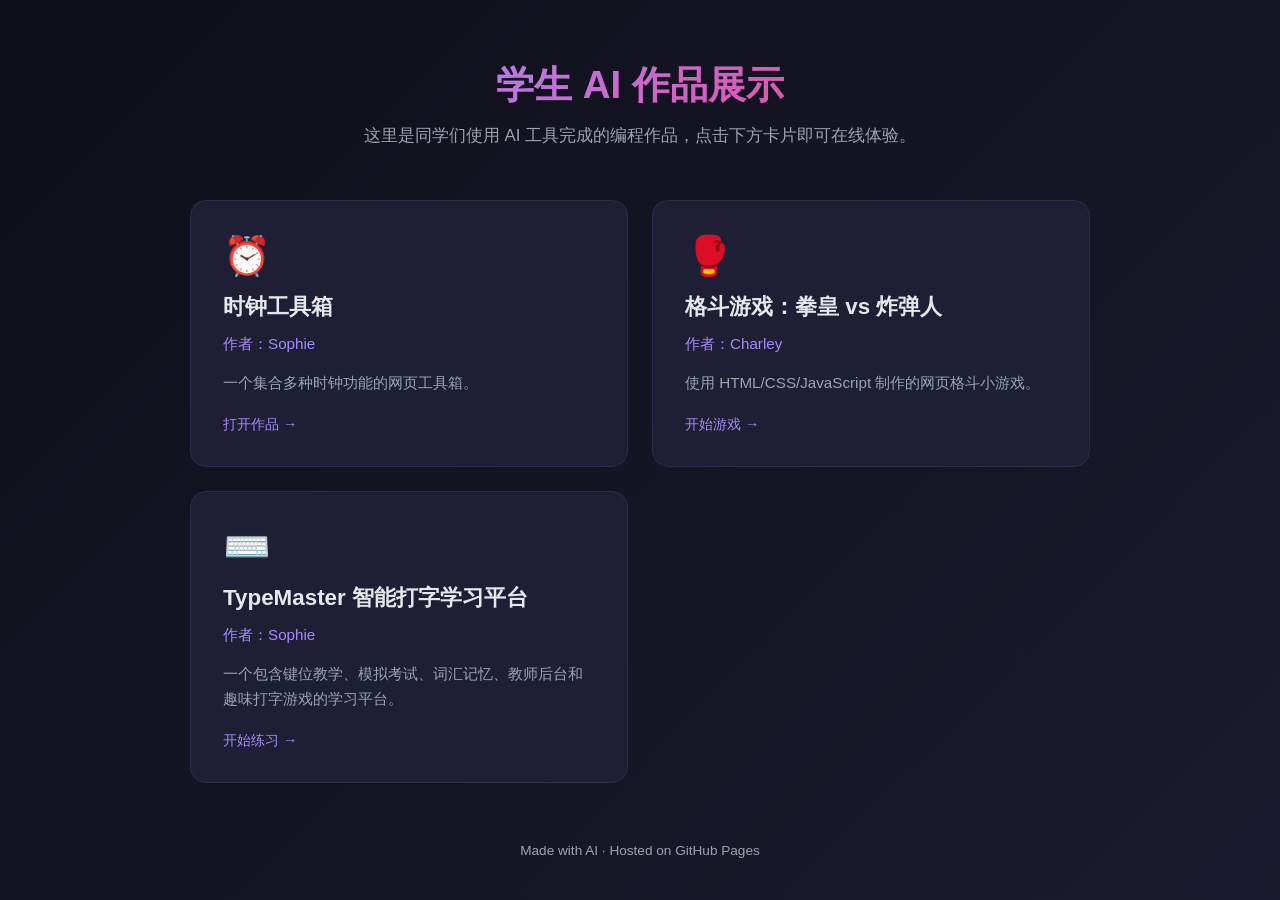
<file: index.html>
<!DOCTYPE html>
<html lang="zh-CN">
<head>
  <meta charset="UTF-8" />
  <meta name="viewport" content="width=device-width, initial-scale=1.0" />
  <title>学生 AI 作品展示</title>
  <style>
    :root {
      --bg: #0f0f1a;
      --surface: #1a1a2e;
      --card: #1e1e35;
      --accent: #7c3aed;
      --accent2: #a78bfa;
      --text: #e5e7eb;
      --muted: #9ca3af;
      --border: #2d2d4a;
    }
    * { margin: 0; padding: 0; box-sizing: border-box; }
    body {
      font-family: -apple-system, BlinkMacSystemFont, "PingFang SC", "Microsoft YaHei", sans-serif;
      background: linear-gradient(135deg, var(--bg) 0%, var(--surface) 100%);
      color: var(--text);
      min-height: 100vh;
      display: flex;
      flex-direction: column;
      align-items: center;
      padding: 60px 20px 40px;
    }
    header {
      text-align: center;
      margin-bottom: 50px;
      max-width: 720px;
    }
    h1 {
      font-size: 2.4rem;
      font-weight: 700;
      background: linear-gradient(135deg, var(--accent2), #ec4899);
      -webkit-background-clip: text;
      background-clip: text;
      -webkit-text-fill-color: transparent;
      margin-bottom: 12px;
    }
    .subtitle {
      color: var(--muted);
      font-size: 1.05rem;
      line-height: 1.6;
    }
    .projects {
      display: grid;
      grid-template-columns: repeat(auto-fit, minmax(300px, 1fr));
      gap: 24px;
      max-width: 900px;
      width: 100%;
    }
    .card {
      background: var(--card);
      border: 1px solid var(--border);
      border-radius: 16px;
      padding: 32px;
      text-decoration: none;
      color: var(--text);
      transition: transform 0.2s, border-color 0.2s, box-shadow 0.2s;
      display: flex;
      flex-direction: column;
      gap: 12px;
    }
    .card:hover {
      transform: translateY(-4px);
      border-color: var(--accent);
      box-shadow: 0 12px 32px rgba(124, 58, 237, 0.25);
    }
    .emoji { font-size: 2.4rem; }
    .card h2 {
      font-size: 1.4rem;
      font-weight: 600;
    }
    .author {
      color: var(--accent2);
      font-size: 0.95rem;
    }
    .desc {
      color: var(--muted);
      font-size: 0.95rem;
      line-height: 1.6;
      margin-top: 4px;
    }
    .cta {
      margin-top: 8px;
      color: var(--accent2);
      font-size: 0.9rem;
      font-weight: 500;
    }
    footer {
      margin-top: 60px;
      color: var(--muted);
      font-size: 0.85rem;
      text-align: center;
    }
  </style>
</head>
<body>
  <header>
    <h1>学生 AI 作品展示</h1>
    <p class="subtitle">这里是同学们使用 AI 工具完成的编程作品，点击下方卡片即可在线体验。</p>
  </header>

  <main class="projects">
    <a class="card" href="./sophie-clock/">
      <div class="emoji">⏰</div>
      <h2>时钟工具箱</h2>
      <div class="author">作者：Sophie</div>
      <p class="desc">一个集合多种时钟功能的网页工具箱。</p>
      <div class="cta">打开作品 →</div>
    </a>

    <a class="card" href="./fighting-game/">
      <div class="emoji">🥊</div>
      <h2>格斗游戏：拳皇 vs 炸弹人</h2>
      <div class="author">作者：Charley</div>
      <p class="desc">使用 HTML/CSS/JavaScript 制作的网页格斗小游戏。</p>
      <div class="cta">开始游戏 →</div>
    </a>

    <a class="card" href="./typemaster/">
      <div class="emoji">⌨️</div>
      <h2>TypeMaster 智能打字学习平台</h2>
      <div class="author">作者：Sophie</div>
      <p class="desc">一个包含键位教学、模拟考试、词汇记忆、教师后台和趣味打字游戏的学习平台。</p>
      <div class="cta">开始练习 →</div>
    </a>
  </main>

  <footer>
    Made with AI · Hosted on GitHub Pages
  </footer>
</body>
</html>
</file>
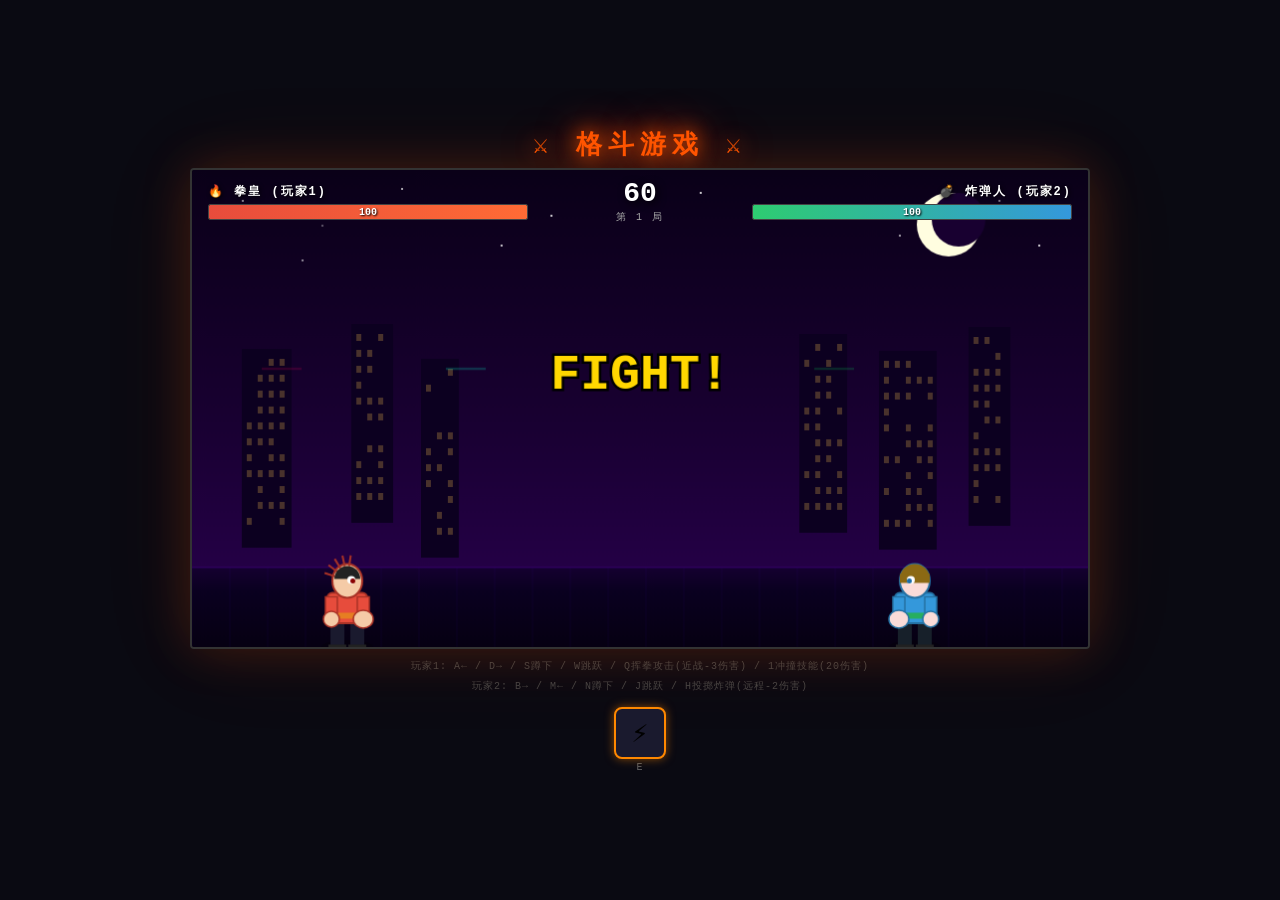
<file: fighting-game/index.html>
<!DOCTYPE html>
<html lang="zh-CN">
<head>
<meta charset="UTF-8">
<meta name="viewport" content="width=device-width, initial-scale=1.0">
<title>格斗游戏 - 拳皇 vs 炸弹人</title>
<style>
  * { margin: 0; padding: 0; box-sizing: border-box; }

  body {
    background: #0a0a12;
    display: flex;
    flex-direction: column;
    align-items: center;
    justify-content: center;
    min-height: 100vh;
    font-family: 'Courier New', monospace;
    overflow: hidden;
    user-select: none;
  }

  #game-title {
    color: #ff5500;
    font-size: 26px;
    font-weight: bold;
    text-align: center;
    letter-spacing: 6px;
    text-shadow: 0 0 20px #ff5500, 0 0 40px #ff3300;
    margin-bottom: 6px;
    animation: titlePulse 2s ease-in-out infinite;
  }

  @keyframes titlePulse {
    0%, 100% { text-shadow: 0 0 20px #ff5500, 0 0 40px #ff3300; }
    50% { text-shadow: 0 0 30px #ff7744, 0 0 60px #ff5500, 0 0 80px #ff2200; }
  }

  #game-wrap {
    position: relative;
    width: 900px;
    border: 2px solid #333;
    border-radius: 4px;
    overflow: hidden;
    box-shadow: 0 0 50px rgba(255,85,0,0.2), 0 0 100px rgba(255,85,0,0.08);
  }

  canvas { display: block; width: 100%; }

  #hud {
    position: absolute;
    top: 0; left: 0; right: 0;
    padding: 10px 16px;
    display: flex;
    align-items: center;
    justify-content: space-between;
    pointer-events: none;
    z-index: 10;
  }

  .player-hud {
    display: flex;
    flex-direction: column;
    width: 320px;
  }

  .player-hud.right { align-items: flex-end; }

  .player-name {
    font-size: 12px;
    font-weight: bold;
    letter-spacing: 2px;
    margin-bottom: 4px;
    color: #fff;
    text-shadow: 1px 1px 4px #000;
  }

  .hp-bar-wrap {
    width: 100%;
    height: 16px;
    background: #111;
    border: 1.5px solid #444;
    border-radius: 2px;
    overflow: hidden;
    position: relative;
  }

  .hp-bar {
    height: 100%;
    border-radius: 1px;
    transition: width 0.08s linear;
  }

  #p1-hp-bar { background: linear-gradient(90deg, #e74c3c, #ff6b35); }
  #p2-hp-bar { background: linear-gradient(270deg, #3498db, #2ecc71); }

  .player-hud.right .hp-bar-wrap { direction: rtl; }

  .hp-text {
    position: absolute;
    top: 50%; left: 50%;
    transform: translate(-50%, -50%);
    font-size: 10px;
    font-weight: bold;
    color: #fff;
    text-shadow: 1px 1px 2px #000;
    z-index: 1;
  }

  #center-hud {
    text-align: center;
    flex: 1;
    min-width: 100px;
  }

  #timer {
    font-size: 28px;
    font-weight: bold;
    color: #fff;
    text-shadow: 2px 2px 8px #000;
    line-height: 1;
  }

  #round-display {
    font-size: 10px;
    color: #aaa;
    letter-spacing: 2px;
    margin-top: 2px;
  }

  #overlay {
    position: absolute;
    inset: 0;
    display: flex;
    flex-direction: column;
    align-items: center;
    justify-content: center;
    z-index: 50;
    background: rgba(0,0,0,0.75);
  }

  #overlay h2 {
    font-size: 34px;
    font-weight: bold;
    color: #ffd700;
    text-shadow: 0 0 20px #ffa500, 0 0 40px #ff6600;
    letter-spacing: 4px;
    animation: winnerPulse 1s ease-in-out infinite;
    margin-bottom: 12px;
  }

  @keyframes winnerPulse {
    0%, 100% { transform: scale(1); }
    50% { transform: scale(1.05); }
  }

  #overlay p { color: #ccc; font-size: 14px; margin-bottom: 20px; letter-spacing: 1px; }

  #restart-btn {
    padding: 10px 28px;
    background: #e74c3c;
    color: #fff;
    border: none;
    border-radius: 4px;
    font-size: 14px;
    font-weight: bold;
    letter-spacing: 2px;
    cursor: pointer;
    transition: all 0.2s;
  }

  #restart-btn:hover { background: #c0392b; transform: scale(1.05); }

  #controls-hint {
    color: #444;
    font-size: 10px;
    text-align: center;
    margin-top: 8px;
    letter-spacing: 1px;
    line-height: 2;
  }

  #skill-bar {
    display: flex;
    justify-content: center;
    align-items: center;
    gap: 12px;
    margin-top: 10px;
  }

  .skill-slot {
    display: flex;
    flex-direction: column;
    align-items: center;
    gap: 3px;
  }

  .skill-icon {
    width: 52px;
    height: 52px;
    border-radius: 8px;
    border: 2px solid #555;
    background: #1a1a2e;
    display: flex;
    align-items: center;
    justify-content: center;
    font-size: 28px;
    position: relative;
    overflow: hidden;
    transition: border-color 0.2s;
  }

  .skill-icon.ready {
    border-color: #ff8800;
    box-shadow: 0 0 10px rgba(255,136,0,0.5);
  }

  .skill-icon.cooldown {
    border-color: #333;
    opacity: 0.6;
  }

  .skill-icon .cd-overlay {
    position: absolute;
    inset: 0;
    background: rgba(0,0,0,0.6);
    display: flex;
    align-items: center;
    justify-content: center;
    font-size: 18px;
    font-weight: bold;
    color: #fff;
    font-family: 'Courier New', monospace;
    pointer-events: none;
  }

  .skill-key {
    font-size: 10px;
    color: #666;
    letter-spacing: 1px;
    font-family: 'Courier New', monospace;
  }
</style>
</head>
<body>

<div id="game-title">&#9876; 格斗游戏 &#9876;</div>

<div id="game-wrap">
  <canvas id="gameCanvas" width="900" height="480"></canvas>

  <div id="hud">
    <div class="player-hud">
      <div class="player-name">&#128293; 拳皇 (玩家1)</div>
      <div class="hp-bar-wrap">
        <div class="hp-bar" id="p1-hp-bar" style="width:100%"></div>
        <div class="hp-text" id="p1-hp-text">100</div>
      </div>
    </div>

    <div id="center-hud">
      <div id="timer">60</div>
      <div id="round-display">第 1 局</div>
    </div>

    <div class="player-hud right">
      <div class="player-name">&#128163; 炸弹人 (玩家2)</div>
      <div class="hp-bar-wrap">
        <div class="hp-bar" id="p2-hp-bar" style="width:100%"></div>
        <div class="hp-text" id="p2-hp-text">100</div>
      </div>
    </div>
  </div>

  <div id="overlay" style="display:none"></div>
</div>

<div id="controls-hint">
  玩家1: A← / D→ / S蹲下 / W跳跃 / Q挥拳攻击(近战-3伤害) / 1冲撞技能(20伤害)<br>
  玩家2: B→ / M← / N蹲下 / J跳跃 / H投掷炸弹(远程-2伤害)
</div>

<div id="skill-bar">
  <div class="skill-slot">
    <div class="skill-icon ready" id="p1-skill1-icon">
      <span>&#9889;</span>
      <div class="cd-overlay" id="p1-skill1-cd" style="display:none">9</div>
    </div>
    <div class="skill-key">E</div>
  </div>
</div>

<script>
// ═══════════════════════════════════════════════════════════════
//  常量
// ═══════════════════════════════════════════════════════════════
const canvas = document.getElementById('gameCanvas');
const ctx = canvas.getContext('2d');
const W = canvas.width, H = canvas.height;
const GROUND_Y = H - 80;
const GRAVITY = 0.55;
const JUMP_VY = -13;
const MAX_HP = 100;

// ═══════════════════════════════════════════════════════════════
//  粒子
// ═══════════════════════════════════════════════════════════════
let particles = [];

function spawnParticles(x, y, color, count = 8) {
  for (let i = 0; i < count; i++) {
    const angle = Math.random() * Math.PI * 2;
    const speed = Math.random() * 4 + 1;
    particles.push({
      x, y,
      vx: Math.cos(angle) * speed,
      vy: Math.sin(angle) * speed - 2,
      life: 1,
      decay: 0.04 + Math.random() * 0.04,
      size: Math.random() * 5 + 2,
      color
    });
  }
}

function updateParticles() {
  particles = particles.filter(p => p.life > 0);
  particles.forEach(p => {
    p.x += p.vx; p.y += p.vy; p.vy += 0.12;
    p.life -= p.decay; p.size *= 0.97;
  });
}

function drawParticles() {
  particles.forEach(p => {
    ctx.save();
    ctx.globalAlpha = p.life;
    ctx.fillStyle = p.color;
    ctx.beginPath();
    ctx.arc(p.x, p.y, p.size, 0, Math.PI * 2);
    ctx.fill();
    ctx.restore();
  });
}

// ═══════════════════════════════════════════════════════════════
//  炸弹系统
// ═══════════════════════════════════════════════════════════════
let bombs = [];

class Bomb {
  constructor(x, y, direction, owner) {
    this.x = x;
    this.y = y;
    this.vx = direction * 7;
    this.vy = -3;
    this.owner = owner;
    this.alive = true;
    this.radius = 10;
    this.trail = [];
    this.fuseTimer = 0;
  }

  update() {
    this.trail.push({ x: this.x, y: this.y, life: 1 });
    this.trail = this.trail.filter(t => t.life > 0);
    this.trail.forEach(t => t.life -= 0.12);

    this.vy += 0.18;
    this.x += this.vx;
    this.y += this.vy;
    this.fuseTimer++;

    // 碰到地面爆炸
    if (this.y >= GROUND_Y + 10) {
      this.explode();
    }
    // 碰到玩家爆炸
    const target = this.owner === p1 ? p2 : p1;
    const dx = this.x - target.cx;
    const dy = this.y - target.cy;
    if (Math.abs(dx) < target.w / 2 + this.radius && Math.abs(dy) < target.h / 2 + this.radius) {
      this.explode();
    }
    // 出界
    if (this.x < -20 || this.x > W + 20 || this.y > H + 20) {
      this.alive = false;
    }
  }

  explode() {
    this.alive = false;
    const ex = this.x, ey = this.y;
    spawnParticles(ex, ey, '#ff8800', 20);
    spawnParticles(ex, ey, '#ffdd00', 12);
    addEffect('explosion', ex, ey);
    triggerShake(6);

    const target = this.owner === p1 ? p2 : p1;
    const dx = this.x - target.cx;
    const dy = this.y - target.cy;
    if (Math.abs(dx) < target.w / 2 + 280 && Math.abs(dy) < target.h / 2 + 280) {
      const dmg = 2;
      target.takeDamage(dmg);
      // 根据炸弹位置设置击退方向（炸到哪边就往哪边推）
      target.knockbackDir = dx > 0 ? 1 : -1;
      addDmgNum(target.cx + (Math.random() - 0.5) * 20, target.y - 10, dmg);
      hitFlashTimer = 4;
    }
  }

  draw() {
    // 尾迹
    this.trail.forEach(t => {
      ctx.save();
      ctx.globalAlpha = t.life * 0.4;
      ctx.fillStyle = '#ff8800';
      ctx.beginPath();
      ctx.arc(t.x, t.y, 4, 0, Math.PI * 2);
      ctx.fill();
      ctx.restore();
    });

    // 炸弹本体
    ctx.save();
    const pulse = Math.sin(this.fuseTimer * 0.4) * 0.2 + 0.8;
    ctx.fillStyle = '#222';
    ctx.beginPath();
    ctx.arc(this.x, this.y, this.radius, 0, Math.PI * 2);
    ctx.fill();
    ctx.strokeStyle = '#666';
    ctx.lineWidth = 1;
    ctx.stroke();

    // 引线闪光
    ctx.globalAlpha = pulse;
    ctx.fillStyle = '#ff4400';
    ctx.beginPath();
    ctx.arc(this.x, this.y - this.radius - 3, 3, 0, Math.PI * 2);
    ctx.fill();

    // 高光
    ctx.globalAlpha = 0.4;
    ctx.fillStyle = '#888';
    ctx.beginPath();
    ctx.arc(this.x - 3, this.y - 3, 3, 0, Math.PI * 2);
    ctx.fill();
    ctx.restore();
  }
}

// ═══════════════════════════════════════════════════════════════
//  特效
// ═══════════════════════════════════════════════════════════════
let effects = [];

function addEffect(type, x, y, color = '#fff') {
  effects.push({ type, x, y, color, life: 1, frame: 0 });
}

function updateEffects() {
  effects = effects.filter(e => e.life > 0);
  effects.forEach(e => { e.life -= 0.06; e.frame++; });
}

function drawEffects() {
  effects.forEach(e => {
    ctx.save();
    ctx.globalAlpha = e.life;
    if (e.type === 'hit') {
      const r = (1 - e.life) * 50 + 10;
      ctx.strokeStyle = e.color;
      ctx.lineWidth = 3;
      ctx.beginPath(); ctx.arc(e.x, e.y, r, 0, Math.PI * 2); ctx.stroke();
      for (let i = 0; i < 8; i++) {
        const a = (i / 8) * Math.PI * 2 + e.frame * 0.15;
        ctx.beginPath();
        ctx.moveTo(e.x + Math.cos(a) * r * 0.5, e.y + Math.sin(a) * r * 0.5);
        ctx.lineTo(e.x + Math.cos(a) * r * 1.1, e.y + Math.sin(a) * r * 1.1);
        ctx.stroke();
      }
    } else if (e.type === 'explosion') {
      const r = (1 - e.life) * 80 + 20;
      const grad = ctx.createRadialGradient(e.x, e.y, 0, e.x, e.y, r);
      grad.addColorStop(0, '#ffffffaa');
      grad.addColorStop(0.3, '#ff8800aa');
      grad.addColorStop(0.7, '#ff440066');
      grad.addColorStop(1, '#ff440000');
      ctx.fillStyle = grad;
      ctx.beginPath(); ctx.arc(e.x, e.y, r, 0, Math.PI * 2); ctx.fill();
    } else if (e.type === 'block') {
      ctx.fillStyle = '#aad4ff';
      ctx.font = 'bold 16px Courier New';
      ctx.fillText('格挡!', e.x - 24, e.y);
    }
    ctx.restore();
  });
}

// ═══════════════════════════════════════════════════════════════
//  伤害数字
// ═══════════════════════════════════════════════════════════════
let dmgNums = [];

function addDmgNum(x, y, dmg, color = '#ff4444') {
  dmgNums.push({ x, y, dmg, color, life: 1, vy: -1.5 });
}

function updateDmgNums() {
  dmgNums = dmgNums.filter(d => d.life > 0);
  dmgNums.forEach(d => {
    d.life -= 0.025;
    d.y += d.vy;
    d.x += (Math.random() - 0.5) * 0.5;
  });
}

function drawDmgNums() {
  dmgNums.forEach(d => {
    ctx.save();
    ctx.globalAlpha = d.life;
    ctx.fillStyle = d.color;
    ctx.font = `bold ${20 + Math.floor((1 - d.life) * 8)}px Courier New`;
    ctx.strokeStyle = '#000'; ctx.lineWidth = 3;
    ctx.strokeText(`-${d.dmg}`, d.x, d.y);
    ctx.fillText(`-${d.dmg}`, d.x, d.y);
    ctx.restore();
  });
}

// ═══════════════════════════════════════════════════════════════
//  玩家类
// ═══════════════════════════════════════════════════════════════
class Fighter {
  constructor(x, faceRight, config) {
    this.x = x;
    this.y = GROUND_Y;
    this.vy = 0;
    this.faceRight = faceRight;
    this.config = config;

    this.hp = MAX_HP;
    this.maxHp = MAX_HP;

    this.w = 52;
    this.h = 80;

    this.state = 'idle'; // idle, walk, jump, crouch, attack, hurt, ko
    this.stateTimer = 0;
    this.attackCooldown = 0;
    this.hurtTimer = 0;
    this.knockbackDir = 0;  // 击退方向：-1左，1右，0使用默认
    this.onGround = true;
    this.blocking = false;

    this.keys = {};
    this.hitThisAttack = false;
    this.comboCount = 0;
    this.comboTimer = 0;

    this.animTimer = 0;
    this.frameAnim = 0;

    // 挥拳动画
    this.punchProgress = 0; // 0-1 挥拳进度
    this.isPunching = false;

    // 一技能：冲撞
    this.skill1Cooldown = 0;       // 冷却帧数（9秒 = 540帧）
    this.skill1Dashing = false;    // 是否正在冲撞
    this.skill1DashTimer = 0;      // 冲撞持续帧数
    this.skill1HitThisDash = false; // 冲撞是否已命中
    this.isSkill1 = false;         // 是否处于技能状态
  }

  get cx() { return this.x + this.w / 2; }
  get cy() {
    if (this.state === 'crouch') return this.y + this.h * 0.7;
    return this.y + this.h / 2;
  }
  get hitbox() {
    if (this.state === 'crouch') {
      return { x: this.x, y: this.y + this.h * 0.3, w: this.w, h: this.h * 0.7 };
    }
    return { x: this.x, y: this.y, w: this.w, h: this.h };
  }

  takeDamage(dmg) {
    if (this.state === 'ko') return;
    this.hp = Math.max(0, this.hp - dmg);
    this.hurtTimer = 15;
    this.state = 'hurt';
    if (this.hp <= 0) { this.state = 'ko'; this.hp = 0; }
  }

  move(enemy) {
    const cfg = this.config;
    const keys = this.keys;

    if (this.stateTimer > 0) this.stateTimer--;
    if (this.attackCooldown > 0) this.attackCooldown--;
    if (this.hurtTimer > 0) this.hurtTimer--;
    if (this.comboTimer > 0) this.comboTimer--;
    else if (this.comboTimer === 0) this.comboCount = 0;

    this.animTimer++;
    if (this.animTimer > 7) { this.animTimer = 0; this.frameAnim = (this.frameAnim + 1) % 4; }

    if (this.state === 'ko') return;
    if (this.hurtTimer > 0) {
      this.state = 'hurt';
      // 使用指定的击退方向，否则使用默认方向（面向方向的反方向）
      const knockDir = this.knockbackDir !== 0 ? this.knockbackDir : (this.faceRight ? -1 : 1);
      this.x += knockDir * 2;
      this.x = Math.max(0, Math.min(W - this.w, this.x));
      this.knockbackDir = 0;  // 重置击退方向
      return;
    }

    // 蹲下
    if (keys[cfg.crouch] && this.onGround) {
      this.state = 'crouch';
      this.attackCooldown = 0;
      return;
    }

    // 攻击中
    if (this.stateTimer > 0 && this.isAttacking()) return;

    // 攻击
    if (keys[cfg.attack] && this.attackCooldown === 0 && this.state !== 'crouch') {
      this.state = 'attack';
      this.stateTimer = 22;
      this.attackCooldown = 28;
      this.hitThisAttack = false;
      this.punchProgress = 0;
      return;
    }

    // 跳跃
    if (keys[cfg.jump] && this.onGround) {
      this.vy = JUMP_VY;
      this.onGround = false;
      this.state = 'jump';
    }

    // 冷却递减
    if (this.skill1Cooldown > 0) this.skill1Cooldown--;

    // 一技能：冲撞（9秒冷却 = 540帧）
    if (this.skill1Dashing) {
      // 冲撞中：持续向前冲刺
      const dashDir = this.faceRight ? 1 : -1;
      this.x += dashDir * 8;  // 降低速度，避免穿透
      this.x = Math.max(0, Math.min(W - this.w, this.x));
      this.skill1DashTimer--;
      if (this.skill1DashTimer <= 0) {
        this.skill1Dashing = false;
        this.isSkill1 = false;
        this.skill1Cooldown = 540; // 9秒冷却
        // 冲撞结束后，确保不与敌人重叠
        if (rectsOverlap(this.hitbox, enemy.hitbox)) {
          const dir = (this.cx < enemy.cx) ? 1 : -1;
          this.x -= dir * 5;
        }
      }
      return; // 冲撞中不能做其他事
    }

    // 激活一技能 - 添加多重保护
    if (keys[cfg.skill1] && this.skill1Cooldown === 0 && !this.skill1Dashing && 
        this.state !== 'ko' && this.state !== 'crouch' && this.hurtTimer === 0 && 
        this.state !== 'attack' && this.state !== 'skill1') {
      this.state = 'skill1';
      this.isSkill1 = true;
      this.skill1Dashing = true;
      this.skill1DashTimer = 15; // 冲撞持续约0.25秒
      this.skill1HitThisDash = false;
      spawnParticles(this.cx, this.cy, '#ff8800', 15);
      return;
    }

    // 移动（不攻击时）
    let moving = false;
    if (keys[cfg.left]) {
      this.x = Math.max(0, this.x - 4);
      moving = true;
    }
    if (keys[cfg.right]) {
      this.x = Math.min(W - this.w, this.x + 4);
      moving = true;
    }

    // 朝向敌人
    if (this.cx < enemy.cx) this.faceRight = true;
    else this.faceRight = false;

    if (this.onGround) {
      this.state = moving ? 'walk' : 'idle';
    }
  }

  applyGravity() {
    this.vy += GRAVITY;
    this.y += this.vy;
    if (this.y >= GROUND_Y) {
      this.y = GROUND_Y;
      this.vy = 0;
      this.onGround = true;
      if (this.state === 'jump') this.state = 'idle';
    }
  }

  isAttacking() {
    return this.state === 'attack';
  }

  getPunchHitbox() {
    if (!this.isAttacking()) return null;
    if (this.stateTimer < 8 || this.stateTimer > 16) return null;
    const dir = this.faceRight ? 1 : -1;
    const reach = 55;
    return {
      x: this.faceRight ? this.x + this.w : this.x - reach,
      y: this.cy - 20,
      w: reach,
      h: 40,
      dmg: 4
    };
  }

  draw() {
    const x = this.x;
    const cfg = this.config;
    const cx = x + this.w / 2;
    let y = this.y;
    let h = this.h;
    let w = this.w;

    ctx.save();
    if (!this.faceRight) {
      ctx.translate(cx * 2, 0);
      ctx.scale(-1, 1);
    }

    // 蹲下缩小
    const crouchScale = this.state === 'crouch' ? 0.6 : 1;
    const crouchOffset = this.state === 'crouch' ? this.h * 0.4 : 0;

    // 阴影
    ctx.save();
    ctx.globalAlpha = 0.25;
    ctx.fillStyle = '#000';
    ctx.beginPath();
    ctx.ellipse(cx, GROUND_Y + h, w * 0.5, 7, 0, 0, Math.PI * 2);
    ctx.fill();
    ctx.restore();

    const bodyBob = this.state === 'idle' ? Math.sin(this.animTimer * 0.25) * 1.5 : 0;
    const legSwing = this.state === 'walk' ? Math.sin(this.animTimer * 0.5) * 10 : 0;

    // 状态颜色
    let bodyColor = cfg.color;
    let outlineColor = cfg.outline;
    if (this.state === 'hurt') { bodyColor = '#fff'; outlineColor = '#fff'; }
    if (this.state === 'ko') { bodyColor = '#444'; outlineColor = '#222'; }

    // 蹲下裁剪
    ctx.save();
    if (this.state === 'crouch') {
      ctx.beginPath();
      ctx.rect(x - 5, y + crouchOffset, w + 10, h - crouchOffset + 5);
      ctx.clip();
    }

    // 腿
    ctx.fillStyle = cfg.pantsColor;
    ctx.strokeStyle = outlineColor;
    ctx.lineWidth = 1.5;
    ctx.save();
    ctx.translate(cx - 10, y + h * 0.6 + bodyBob - crouchOffset);
    ctx.rotate(legSwing * 0.04);
    ctx.fillRect(-7, 0, 14, h * 0.4);
    ctx.fillStyle = '#222';
    ctx.fillRect(-9, h * 0.4 - 4, 18, 9);
    ctx.restore();
    ctx.save();
    ctx.translate(cx + 10, y + h * 0.6 + bodyBob - crouchOffset);
    ctx.rotate(-legSwing * 0.04);
    ctx.fillStyle = cfg.pantsColor;
    ctx.fillRect(-7, 0, 14, h * 0.4);
    ctx.fillStyle = '#222';
    ctx.fillRect(-9, h * 0.4 - 4, 18, 9);
    ctx.restore();

    // 身体
    ctx.fillStyle = bodyColor;
    ctx.strokeStyle = outlineColor;
    ctx.lineWidth = 2;
    ctx.beginPath();
    ctx.roundRect(x + 6, y + h * 0.3 + bodyBob - crouchOffset, w - 12, h * 0.38, 5);
    ctx.fill(); ctx.stroke();

    // 腰带
    ctx.fillStyle = cfg.beltColor;
    ctx.fillRect(x + 6, y + h * 0.6 + bodyBob - 4 - crouchOffset, w - 12, 6);

    // 手臂
    let armAngle = 0;
    let punchExtend = 0;

    if (this.state === 'attack') {
      const progress = 1 - (this.stateTimer / 22);
      if (progress < 0.5) {
        punchExtend = progress * 2 * 50; // 伸出
      } else {
        punchExtend = (1 - progress) * 2 * 50; // 收回
      }
      armAngle = punchExtend * 0.01;
    }

    // 前臂（挥拳臂）
    ctx.save();
    ctx.translate(x + w - 10, y + h * 0.35 + bodyBob - crouchOffset);
    ctx.rotate(armAngle * 0.5);
    ctx.fillStyle = bodyColor;
    ctx.strokeStyle = outlineColor;
    ctx.lineWidth = 1.5;
    ctx.fillRect(-6, 0, 12, h * 0.28);
    ctx.strokeRect(-6, 0, 12, h * 0.28);
    // 拳头
    const fistY = h * 0.28 + punchExtend * 0.5;
    ctx.fillStyle = cfg.skinColor;
    ctx.beginPath();
    ctx.ellipse(0, fistY, 10, 9, 0, 0, Math.PI * 2);
    ctx.fill(); ctx.stroke();
    // 挥拳光效
    if (this.state === 'attack') {
      ctx.globalAlpha = 0.4 + Math.sin(Date.now() * 0.03) * 0.2;
      ctx.fillStyle = '#ffff44';
      ctx.beginPath();
      ctx.ellipse(0, fistY, 16 + punchExtend * 0.15, 14, 0, 0, Math.PI * 2);
      ctx.fill();
      ctx.globalAlpha = 0.3;
      ctx.fillStyle = '#ffffff';
      ctx.beginPath();
      ctx.ellipse(0, fistY, 10, 8, 0, 0, Math.PI * 2);
      ctx.fill();
    }
    ctx.restore();

    // 后臂
    ctx.save();
    ctx.translate(x + 10, y + h * 0.35 + bodyBob - crouchOffset);
    ctx.rotate(-armAngle * 0.4);
    ctx.fillStyle = bodyColor;
    ctx.strokeStyle = outlineColor;
    ctx.lineWidth = 1.5;
    ctx.fillRect(-6, 0, 12, h * 0.28);
    ctx.strokeRect(-6, 0, 12, h * 0.28);
    ctx.fillStyle = cfg.skinColor;
    ctx.beginPath();
    ctx.arc(0, h * 0.28, 8, 0, Math.PI * 2);
    ctx.fill(); ctx.stroke();
    ctx.restore();

    // 头部
    const headY = y + h * 0.15 + bodyBob - crouchOffset;
    ctx.fillStyle = cfg.skinColor;
    ctx.strokeStyle = outlineColor;
    ctx.lineWidth = 2;
    ctx.beginPath();
    ctx.ellipse(cx, headY, 15, 17, 0, 0, Math.PI * 2);
    ctx.fill(); ctx.stroke();

    // 发型
    ctx.fillStyle = cfg.hairColor;
    if (cfg.hairStyle === 'spiky') {
      for (let i = 0; i < 5; i++) {
        const a = -Math.PI * 0.9 + i * 0.35;
        ctx.beginPath();
        ctx.moveTo(cx + Math.cos(a) * 13, headY + Math.sin(a) * 15);
        ctx.lineTo(cx + Math.cos(a) * 24, headY + Math.sin(a) * 26);
        ctx.stroke();
      }
      ctx.beginPath();
      ctx.arc(cx, headY - 2, 13, -Math.PI, 0);
      ctx.fill();
    } else {
      ctx.beginPath();
      ctx.arc(cx, headY - 2, 15, -Math.PI, 0);
      ctx.fill();
      ctx.fillRect(cx - 15, headY - 7, 30, 9);
    }

    // 眼睛
    ctx.fillStyle = '#fff';
    ctx.beginPath();
    ctx.ellipse(cx + 4, headY - 1, 4, 4, 0, 0, Math.PI * 2);
    ctx.fill();
    ctx.fillStyle = cfg.eyeColor;
    ctx.beginPath();
    ctx.arc(cx + 5.5, headY, 2.5, 0, Math.PI * 2);
    ctx.fill();

    // 嘴巴
    if (this.state === 'attack') {
      ctx.strokeStyle = '#333';
      ctx.lineWidth = 2;
      ctx.beginPath();
      ctx.moveTo(cx, headY + 7); ctx.lineTo(cx + 7, headY + 7);
      ctx.stroke();
    } else if (this.state === 'hurt' || this.state === 'ko') {
      ctx.strokeStyle = '#333';
      ctx.lineWidth = 1.5;
      ctx.beginPath();
      ctx.arc(cx + 3, headY + 8, 4, 0, Math.PI);
      ctx.stroke();
    }

    ctx.restore(); // crouch clip

    // HP低闪烁
    if (this.hp < 25 && this.hp > 0) {
      ctx.globalAlpha = (Math.sin(Date.now() * 0.015) * 0.3 + 0.3) * 0.35;
      ctx.fillStyle = '#ff0000';
      ctx.fillRect(x, y, w, this.state === 'crouch' ? this.h * 0.6 : h);
      ctx.globalAlpha = 1;
    }

    // 冲撞特效
    if (this.skill1Dashing) {
      ctx.globalAlpha = 0.5;
      ctx.fillStyle = '#ff8800';
      ctx.beginPath();
      ctx.ellipse(cx, cy, w * 1.2, h * 0.7, 0, 0, Math.PI * 2);
      ctx.fill();
      ctx.globalAlpha = 0.3;
      ctx.fillStyle = '#ffcc00';
      ctx.beginPath();
      ctx.ellipse(cx, cy, w * 0.8, h * 0.5, 0, 0, Math.PI * 2);
      ctx.fill();
      ctx.globalAlpha = 1;
    }

    ctx.restore();
  }
}

// ═══════════════════════════════════════════════════════════════
//  背景
// ═══════════════════════════════════════════════════════════════
function drawBackground(time) {
  // 天空
  const skyGrad = ctx.createLinearGradient(0, 0, 0, H);
  skyGrad.addColorStop(0, '#0a0018');
  skyGrad.addColorStop(0.5, '#180030');
  skyGrad.addColorStop(1, '#2a0050');
  ctx.fillStyle = skyGrad;
  ctx.fillRect(0, 0, W, H);

  // 月亮
  ctx.fillStyle = '#fffde0';
  ctx.beginPath(); ctx.arc(760, 55, 32, 0, Math.PI * 2); ctx.fill();
  ctx.fillStyle = '#180030';
  ctx.beginPath(); ctx.arc(770, 50, 27, 0, Math.PI * 2); ctx.fill();

  // 星星
  ctx.fillStyle = 'rgba(255,255,255,0.8)';
  [[50,30],[130,55],[210,18],[360,45],[510,22],[620,40],[810,30],[850,75],[110,90],[310,75],[710,65]].forEach(([sx,sy]) => {
    ctx.globalAlpha = Math.sin(time * 0.003 + sx) * 0.3 + 0.7;
    ctx.fillRect(sx, sy, 2, 2);
  });
  ctx.globalAlpha = 1;

  // 远景建筑
  ctx.fillStyle = '#0c0020';
  [[50,180,50,200],[160,155,42,200],[230,190,38,200],[610,165,48,200],[690,182,58,200],[780,158,42,200]].forEach(([bx,by,bw,bh]) => {
    ctx.fillRect(bx, by, bw, bh);
    ctx.fillStyle = 'rgba(255,200,80,0.25)';
    for (let wy = by + 10; wy < by + bh - 15; wy += 16) {
      for (let wx = bx + 5; wx < bx + bw - 5; wx += 11) {
        if (Math.random() > 0.35) ctx.fillRect(wx, wy, 5, 7);
      }
    }
    ctx.fillStyle = '#0c0020';
  });

  // 霓虹条
  ['#ff0066', '#00ffcc', '#ff6600', '#00ff66'].forEach((nc, i) => {
    ctx.save();
    ctx.globalAlpha = 0.15 + Math.sin(time * 0.002 + i) * 0.05;
    ctx.strokeStyle = nc; ctx.lineWidth = 2.5;
    ctx.beginPath();
    ctx.moveTo(70 + i * 185, 200); ctx.lineTo(110 + i * 185, 200);
    ctx.stroke();
    ctx.restore();
  });

  // 地面
  const groundGrad = ctx.createLinearGradient(0, GROUND_Y, 0, H);
  groundGrad.addColorStop(0, '#150030');
  groundGrad.addColorStop(0.3, '#0a0020');
  groundGrad.addColorStop(1, '#060012');
  ctx.fillStyle = groundGrad;
  ctx.fillRect(0, GROUND_Y, W, H - GROUND_Y);

  ctx.strokeStyle = 'rgba(120,0,255,0.25)';
  ctx.lineWidth = 1;
  ctx.beginPath(); ctx.moveTo(0, GROUND_Y); ctx.lineTo(W, GROUND_Y); ctx.stroke();

  // 地面砖
  ctx.strokeStyle = 'rgba(80,0,180,0.18)';
  ctx.lineWidth = 0.5;
  for (let gx = 0; gx < W; gx += 38) {
    ctx.beginPath(); ctx.moveTo(gx, GROUND_Y); ctx.lineTo(gx, H); ctx.stroke();
  }
}

// ═══════════════════════════════════════════════════════════════
//  玩家配置
// ═══════════════════════════════════════════════════════════════
const p1Config = {
  left: 'a', right: 'd', jump: 'w', crouch: 's', attack: 'q', skill1: 'e',
  color: '#e74c3c',
  outline: '#a93226',
  skinColor: '#f5cba7',
  hairColor: '#222',
  hairStyle: 'spiky',
  pantsColor: '#1a1a2e',
  beltColor: '#e67e22',
  eyeColor: '#8b0000',
};

const p2Config = {
  left: 'm', right: 'b', jump: 'j', crouch: 'n', attack: 'h',
  color: '#3498db',
  outline: '#2471a3',
  skinColor: '#fadbd8',
  hairColor: '#8B6914',
  hairStyle: 'short',
  pantsColor: '#17202a',
  beltColor: '#27ae60',
  eyeColor: '#1a6ca8',
};

// ═══════════════════════════════════════════════════════════════
//  游戏状态
// ═══════════════════════════════════════════════════════════════
let p1, p2;
let gameTime, gameOver, winner, roundNum, frameCount;
let hitFlashTimer = 0;
let screenShakeX = 0, screenShakeY = 0;
let announceText = '', announceTimer = 0;

// ═══════════════════════════════════════════════════════════════
//  键盘
// ═══════════════════════════════════════════════════════════════
const pressedKeys = {};

document.addEventListener('keydown', e => {
  pressedKeys[e.key] = true;
  pressedKeys[e.key.toLowerCase()] = true;
  e.preventDefault();
});

document.addEventListener('keyup', e => {
  pressedKeys[e.key] = false;
  pressedKeys[e.key.toLowerCase()] = false;
});

// ═══════════════════════════════════════════════════════════════
//  碰撞
// ═══════════════════════════════════════════════════════════════
function rectsOverlap(a, b) {
  return a.x < b.x + b.w && a.x + a.w > b.x && a.y < b.y + b.h && a.y + a.h > b.y;
}

function triggerShake(strength) {
  screenShakeX = (Math.random() - 0.5) * strength;
  screenShakeY = (Math.random() - 0.5) * strength;
}

// ═══════════════════════════════════════════════════════════════
//  HUD
// ═══════════════════════════════════════════════════════════════
function updateHUD() {
  const p1hp = Math.max(0, p1.hp);
  const p2hp = Math.max(0, p2.hp);
  document.getElementById('p1-hp-bar').style.width = p1hp + '%';
  document.getElementById('p2-hp-bar').style.width = p2hp + '%';
  document.getElementById('p1-hp-text').textContent = p1hp;
  document.getElementById('p2-hp-text').textContent = p2hp;
  document.getElementById('timer').textContent = Math.ceil(gameTime);
  document.getElementById('round-display').textContent = '第 ' + roundNum + ' 局';

  const p1bar = document.getElementById('p1-hp-bar');
  const p2bar = document.getElementById('p2-hp-bar');
  if (p1hp < 25) p1bar.style.background = 'linear-gradient(90deg,#c0392b,#e74c3c)';
  else p1bar.style.background = 'linear-gradient(90deg,#e74c3c,#ff6b35)';
  if (p2hp < 25) p2bar.style.background = 'linear-gradient(270deg,#c0392b,#e74c3c)';
  else p2bar.style.background = 'linear-gradient(270deg,#3498db,#2ecc71)';

  // 技能1冷却图标更新
  const cdIcon = document.getElementById('p1-skill1-icon');
  const cdOverlay = document.getElementById('p1-skill1-cd');
  if (p1.skill1Cooldown > 0) {
    cdIcon.className = 'skill-icon cooldown';
    const seconds = Math.ceil(p1.skill1Cooldown / 60);
    cdOverlay.style.display = 'flex';
    cdOverlay.textContent = seconds;
  } else {
    cdIcon.className = 'skill-icon ready';
    cdOverlay.style.display = 'none';
  }
}

// ═══════════════════════════════════════════════════════════════
//  初始化
// ═══════════════════════════════════════════════════════════════
function initGame() {
  p1 = new Fighter(130, true, p1Config);
  p2 = new Fighter(700, false, p2Config);
  gameTime = 60;
  gameOver = false;
  winner = null;
  roundNum = 1;
  frameCount = 0;
  particles = [];
  effects = [];
  dmgNums = [];
  bombs = [];
  hitFlashTimer = 0;
  screenShakeX = 0;
  screenShakeY = 0;
  announceText = 'FIGHT!';
  announceTimer = 90;
  document.getElementById('overlay').style.display = 'none';
  updateHUD();
}

// ═══════════════════════════════════════════════════════════════
//  主更新
// ═══════════════════════════════════════════════════════════════
function update() {
  if (gameOver) return;

  frameCount++;
  p1.keys = pressedKeys;
  p2.keys = pressedKeys;

  // 倒计时
  if (frameCount % 60 === 0 && gameTime > 0) {
    gameTime--;
    if (gameTime <= 0) {
      gameTime = 0;
      if (p1.hp > p2.hp) endGame('拳皇', '时间到！玩家1胜！');
      else if (p2.hp > p1.hp) endGame('炸弹人', '时间到！玩家2胜！');
      else endGame(null, '平局！');
      return;
    }
  }

  // 玩家移动
  p1.move(p2);
  p2.move(p1);
  p1.applyGravity();
  p2.applyGravity();

  // 边界
  p1.x = Math.max(0, Math.min(W - p1.w, p1.x));
  p2.x = Math.max(0, Math.min(W - p2.w, p2.x));

  // 互相推开（重叠保护）- 冲撞期间不执行，避免冲突
  if (!p1.skill1Dashing && !p2.skill1Dashing) {
    const p1Box = p1.hitbox;
    const p2Box = p2.hitbox;
    if (rectsOverlap(p1Box, p2Box)) {
      const dir = (p1.cx < p2.cx) ? 1 : -1;
      p1.x -= dir * 2;
      p2.x += dir * 2;
      // 边界限制
      p1.x = Math.max(0, Math.min(W - p1.w, p1.x));
      p2.x = Math.max(0, Math.min(W - p2.w, p2.x));
    }
  }

  // P1 挥拳命中检测
  if (p1.isAttacking() && !p1.hitThisAttack) {
    const abox = p1.getPunchHitbox();
    if (abox) {
      const dbox = p2.hitbox;
      if (rectsOverlap(abox, dbox)) {
        p1.hitThisAttack = true;
        p2.takeDamage(abox.dmg);
        // 根据P1位置设置击退方向
        p2.knockbackDir = p1.cx < p2.cx ? 1 : -1;
        spawnParticles((p1.cx + p2.cx) / 2, (p1.cy + p2.cy) / 2, '#ffff44', 10);
        addEffect('hit', (p1.cx + p2.cx) / 2, (p1.cy + p2.cy) / 2, '#ffff44');
        addDmgNum(p2.cx + (Math.random() - 0.5) * 20, p2.y - 10, abox.dmg);
        triggerShake(5);
        hitFlashTimer = 4;
        p1.comboCount++;
        p1.comboTimer = 120;
      }
    }
  }

  // P1 冲撞技能伤害检测
  if (p1.skill1Dashing && !p1.skill1HitThisDash) {
    const dbox = p2.hitbox;
    const sbox = p1.hitbox;
    if (rectsOverlap(sbox, dbox)) {
      p1.skill1HitThisDash = true;
      p2.takeDamage(20);
      // 根据P1位置设置击退方向（P1在左则向右推，P1在右则向左推）
      p2.knockbackDir = p1.cx < p2.cx ? 1 : -1;
      spawnParticles((p1.cx + p2.cx) / 2, (p1.cy + p2.cy) / 2, '#ff8800', 20);
      addEffect('hit', (p1.cx + p2.cx) / 2, (p1.cy + p2.cy) / 2, '#ff8800');
      addDmgNum(p2.cx + (Math.random() - 0.5) * 20, p2.y - 10, 20, '#ff8800');
      triggerShake(10);
      hitFlashTimer = 6;
      p1.comboCount++;
      p1.comboTimer = 120;
    }
  }

  // 冲撞拖尾粒子
  if (p1.skill1Dashing && frameCount % 2 === 0) {
    spawnParticles(p1.cx, p1.cy, '#ff6600', 3);
  }

  // P2 投掷炸弹
  if (p2.isAttacking() && !p2.hitThisAttack && p2.stateTimer === 20) {
    p2.hitThisAttack = true;
    const dir = p2.faceRight ? 1 : -1;
    const bx = p2.cx + dir * 20;
    const by = p2.cy - 10;
    bombs.push(new Bomb(bx, by, dir, p2));
    spawnParticles(bx, by, '#ff8800', 6);
  }

  // 更新炸弹
  bombs.forEach(b => b.update());
  bombs = bombs.filter(b => b.alive);

  // 震动
  screenShakeX *= 0.8;
  screenShakeY *= 0.8;
  if (hitFlashTimer > 0) hitFlashTimer--;
  if (announceTimer > 0) announceTimer--;

  updateParticles();
  updateEffects();
  updateDmgNums();
  updateHUD();

  // 胜负
  if (p1.state === 'ko' && !gameOver) {
    endGame('炸弹人', '玩家2 获胜！');
  } else if (p2.state === 'ko' && !gameOver) {
    endGame('拳皇', '玩家1 获胜！');
  }
}

function endGame(winnerName, msg) {
  gameOver = true;
  winner = winnerName;
  const overlay = document.getElementById('overlay');
  overlay.innerHTML = `
    <h2>${winnerName ? winnerName + ' 胜利！' : '平局！'}</h2>
    <p>${msg}</p>
    <button id="restart-btn" onclick="initGame()">再来一局</button>
  `;
  overlay.style.display = 'flex';
}

// ═══════════════════════════════════════════════════════════════
//  绘制
// ═══════════════════════════════════════════════════════════════
function draw() {
  ctx.save();
  ctx.translate(Math.round(screenShakeX), Math.round(screenShakeY));
  drawBackground(frameCount);

  p1.draw();
  p2.draw();

  bombs.forEach(b => b.draw());

  drawParticles();
  drawEffects();
  drawDmgNums();

  // 连击
  if (p1.comboCount >= 2) {
    ctx.save();
    ctx.globalAlpha = Math.min(1, p1.comboTimer / 30);
    ctx.fillStyle = '#ffdd00';
    ctx.font = 'bold 20px Courier New';
    ctx.strokeStyle = '#000'; ctx.lineWidth = 3;
    const ct = p1.comboCount + ' 连击!';
    ctx.strokeText(ct, p1.cx - 40, p1.y - 20);
    ctx.fillText(ct, p1.cx - 40, p1.y - 20);
    ctx.restore();
  }
  if (p2.comboCount >= 2) {
    ctx.save();
    ctx.globalAlpha = Math.min(1, p2.comboTimer / 30);
    ctx.fillStyle = '#44ddff';
    ctx.font = 'bold 20px Courier New';
    ctx.strokeStyle = '#000'; ctx.lineWidth = 3;
    const ct = p2.comboCount + ' 连击!';
    ctx.strokeText(ct, p2.cx - 40, p2.y - 20);
    ctx.fillText(ct, p2.cx - 40, p2.y - 20);
    ctx.restore();
  }

  // 公告
  if (announceTimer > 0) {
    ctx.save();
    const alpha = announceTimer > 30 ? 1 : announceTimer / 30;
    ctx.globalAlpha = alpha;
    const scale = announceTimer > 60 ? 1 + (90 - announceTimer) * 0.02 : 1;
    ctx.translate(W / 2, H / 2 - 20);
    ctx.scale(scale, scale);
    ctx.fillStyle = '#ffd700';
    ctx.font = 'bold 50px Courier New';
    ctx.textAlign = 'center';
    ctx.strokeStyle = '#000'; ctx.lineWidth = 5;
    ctx.strokeText(announceText, 0, 0);
    ctx.fillText(announceText, 0, 0);
    ctx.restore();
  }

  // 命中闪光
  if (hitFlashTimer > 0) {
    ctx.save();
    ctx.globalAlpha = hitFlashTimer * 0.07;
    ctx.fillStyle = '#ffffff';
    ctx.fillRect(0, 0, W, H);
    ctx.restore();
  }

  ctx.restore();
}

// ═══════════════════════════════════════════════════════════════
//  游戏循环
// ═══════════════════════════════════════════════════════════════
let lastUpdateTime = Date.now();
let gameLoopFrame = 0;

function gameLoop() {
  try {
    const now = Date.now();
    // 保护：如果update超过100ms没响应，强制跳过
    if (now - lastUpdateTime < 200) {
      update();
      draw();
    } else {
      // 超时保护：强制重置状态
      lastUpdateTime = now;
      draw(); // 至少保证能绘制
    }
    gameLoopFrame++;
    // 保护：每1000帧强制检查一次状态
    if (gameLoopFrame % 1000 === 0) {
      forceConsistencyCheck();
    }
  } catch (e) {
    console.error('游戏循环错误:', e);
    // 出错时强制重置冲撞状态
    if (p1) { p1.skill1Dashing = false; p1.skill1Cooldown = Math.max(0, p1.skill1Cooldown); }
    if (p2) { p2.skill1Dashing = false; }
    draw(); // 尝试继续绘制
  }
  requestAnimationFrame(gameLoop);
}

// 强制一致性检查
function forceConsistencyCheck() {
  if (!p1 || !p2) return;
  // 确保位置有效
  p1.x = Math.max(0, Math.min(W - p1.w, p1.x || 0));
  p2.x = Math.max(0, Math.min(W - p2.w, p2.x || 0));
  p1.y = Math.max(GROUND_Y - 150, Math.min(GROUND_Y, p1.y || GROUND_Y));
  p2.y = Math.max(GROUND_Y - 150, Math.min(GROUND_Y, p2.y || GROUND_Y));
  // 确保HP有效
  p1.hp = Math.max(0, Math.min(MAX_HP, p1.hp || MAX_HP));
  p2.hp = Math.max(0, Math.min(MAX_HP, p2.hp || MAX_HP));
  // 确保冲撞状态不异常
  if (p1.skill1DashTimer > 30) p1.skill1DashTimer = 30;
  if (p1.hurtTimer > 30) p1.hurtTimer = 30;
  if (p2.hurtTimer > 30) p2.hurtTimer = 30;
}

initGame();
gameLoop();
</script>
</body>
</html>
</file>
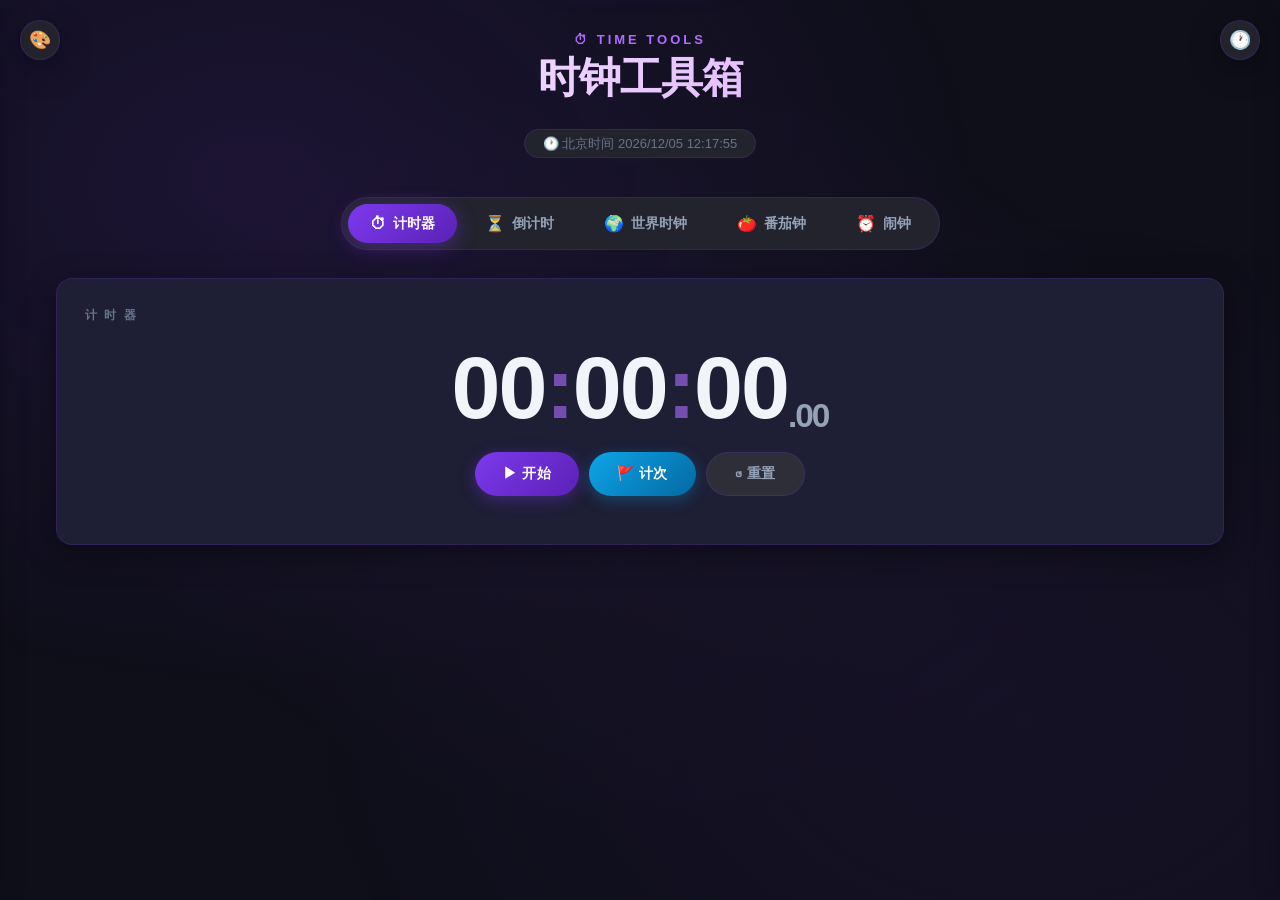
<file: sophie-clock/index.html>
<!DOCTYPE html>
<html lang="zh-CN">
<head>
  <meta charset="UTF-8" />
  <meta name="viewport" content="width=device-width, initial-scale=1.0" />
  <title>时钟工具箱</title>
  <style>
    :root {
      --bg: #0f0f1a;
      --surface: #1a1a2e;
      --surface2: #16213e;
      --card: #1e1e35;
      --accent: #7c3aed;
      --accent2: #a78bfa;
      --accent3: #c4b5fd;
      --teal: #0ea5e9;
      --green: #10b981;
      --orange: #f59e0b;
      --red: #ef4444;
      --pink: #ec4899;
      --text: #f1f5f9;
      --text2: #94a3b8;
      --text3: #64748b;
      --border: rgba(124, 58, 237, 0.2);
      --shadow: 0 8px 32px rgba(0, 0, 0, 0.4);
      --radius: 16px;
      --radius-sm: 10px;
    }
    * { box-sizing: border-box; margin: 0; padding: 0; }
    body {
      font-family: 'Segoe UI', -apple-system, BlinkMacSystemFont, sans-serif;
      background: var(--bg);
      color: var(--text);
      min-height: 100vh;
      overflow-x: hidden;
    }
    .bg-gradient {
      position: fixed; inset: 0;
      background:
        radial-gradient(ellipse at 20% 20%, rgba(124, 58, 237, 0.12) 0%, transparent 50%),
        radial-gradient(ellipse at 80% 80%, rgba(14, 165, 233, 0.08) 0%, transparent 50%),
        radial-gradient(ellipse at 50% 50%, rgba(236, 72, 153, 0.05) 0%, transparent 60%);
      pointer-events: none; z-index: 0;
    }
    .app { position: relative; z-index: 1; max-width: 1200px; margin: 0 auto; padding: 0 16px 40px; }
    header { text-align: center; padding: 32px 0 24px; }
    .logo { font-size: 13px; font-weight: 600; letter-spacing: 3px; text-transform: uppercase; color: var(--accent2); margin-bottom: 8px; }
    header h1 { font-size: clamp(28px, 5vw, 42px); font-weight: 800; background: linear-gradient(135deg, #fff 0%, var(--accent3) 100%); -webkit-background-clip: text; -webkit-text-fill-color: transparent; background-clip: text; letter-spacing: -1px; line-height: 1.1; }
    .nav { display: flex; justify-content: center; gap: 6px; margin: 24px 0 28px; padding: 6px; background: var(--surface); border-radius: 50px; border: 1px solid var(--border); width: fit-content; margin-left: auto; margin-right: auto; flex-wrap: wrap; }
    .nav-btn { padding: 10px 22px; border-radius: 50px; border: none; background: transparent; color: var(--text2); font-size: 14px; font-weight: 600; cursor: pointer; transition: all 0.25s ease; white-space: nowrap; display: flex; align-items: center; gap: 7px; }
    .nav-btn .icon { font-size: 16px; }
    .nav-btn:hover { color: var(--text); background: rgba(255,255,255,0.05); }
    .nav-btn.active { background: linear-gradient(135deg, var(--accent), #5b21b6); color: #fff; box-shadow: 0 4px 20px rgba(124, 58, 237, 0.4); }
    .panel { display: none; animation: fadeIn 0.3s ease; }
    .panel.active { display: block; }
    @keyframes fadeIn { from { opacity: 0; transform: translateY(10px); } to { opacity: 1; transform: translateY(0); } }
    .card { background: var(--card); border: 1px solid var(--border); border-radius: var(--radius); padding: 28px; box-shadow: var(--shadow); backdrop-filter: blur(8px); }
    .section-title { font-size: 12px; font-weight: 700; letter-spacing: 2px; text-transform: uppercase; color: var(--text3); margin-bottom: 20px; }
    .time-display { font-size: clamp(52px, 10vw, 88px); font-weight: 800; letter-spacing: -2px; line-height: 1; font-variant-numeric: tabular-nums; text-align: center; }
    .time-display .sep { color: var(--accent2); opacity: 0.6; }
    .time-display .ms { font-size: 0.38em; color: var(--text2); vertical-align: bottom; padding-bottom: 10px; }
    .btn-row { display: flex; gap: 10px; justify-content: center; flex-wrap: wrap; margin-top: 20px; }
    .btn { padding: 12px 28px; border-radius: 50px; border: none; font-size: 14px; font-weight: 700; cursor: pointer; transition: all 0.2s ease; letter-spacing: 0.5px; }
    .btn:hover { transform: translateY(-2px); }
    .btn:active { transform: translateY(0); }
    .btn-primary { background: linear-gradient(135deg, var(--accent), #5b21b6); color: #fff; box-shadow: 0 4px 16px rgba(124, 58, 237, 0.35); }
    .btn-secondary { background: var(--surface2); color: var(--text2); border: 1px solid var(--border); }
    .btn-danger { background: linear-gradient(135deg, var(--red), #b91c1c); color: #fff; box-shadow: 0 4px 16px rgba(239, 68, 68, 0.3); }
    .btn-teal { background: linear-gradient(135deg, var(--teal), #0369a1); color: #fff; box-shadow: 0 4px 16px rgba(14, 165, 233, 0.3); }
    .btn-green { background: linear-gradient(135deg, var(--green), #059669); color: #fff; box-shadow: 0 4px 16px rgba(16, 185, 129, 0.3); }
    .btn-orange { background: linear-gradient(135deg, var(--orange), #d97706); color: #fff; box-shadow: 0 4px 16px rgba(245, 158, 11, 0.3); }
    .btn-sm { padding: 8px 16px; font-size: 12px; }

    /* ===== Theme Picker ===== */
    .theme-toggle { position: fixed; top: 20px; left: 20px; z-index: 100; width: 40px; height: 40px; border-radius: 50%; background: var(--surface); border: 1px solid var(--border); color: var(--text2); cursor: pointer; font-size: 18px; display: flex; align-items: center; justify-content: center; transition: all 0.2s; box-shadow: var(--shadow); }
    .theme-toggle:hover { background: var(--accent); color: #fff; border-color: var(--accent); }
    .theme-panel { position: fixed; top: 0; left: -340px; width: 320px; height: 100vh; background: var(--surface); border-right: 1px solid var(--border); z-index: 200; transition: left 0.3s ease; display: flex; flex-direction: column; box-shadow: 8px 0 32px rgba(0,0,0,0.4); }
    .theme-panel.open { left: 0; }
    .theme-panel .drawer-header { border-bottom: 1px solid var(--border); }
    .theme-body { flex: 1; overflow-y: auto; padding: 20px; }
    .theme-section { margin-bottom: 24px; }
    .theme-section-title { font-size: 11px; font-weight: 700; letter-spacing: 1.5px; text-transform: uppercase; color: var(--text3); margin-bottom: 10px; }
    .theme-presets { display: grid; grid-template-columns: repeat(5, 1fr); gap: 8px; margin-bottom: 12px; }
    .theme-swatch { width: 100%; aspect-ratio: 1; border-radius: 50%; border: 3px solid transparent; cursor: pointer; transition: all 0.2s; position: relative; }
    .theme-swatch:hover { transform: scale(1.15); }
    .theme-swatch.active { border-color: var(--accent); box-shadow: 0 0 10px rgba(124,58,237,0.5); }
    .theme-swatch.active::after { content: '✓'; position: absolute; inset: 0; display: flex; align-items: center; justify-content: center; font-size: 14px; font-weight: 900; color: #fff; text-shadow: 0 1px 3px rgba(0,0,0,0.5); }
    .theme-custom-row { display: flex; align-items: center; gap: 10px; }
    .theme-color-input { width: 44px; height: 44px; border: 2px solid var(--border); border-radius: 10px; cursor: pointer; background: none; padding: 2px; }
    .theme-color-input::-webkit-color-swatch-wrapper { padding: 0; }
    .theme-color-input::-webkit-color-swatch { border: none; border-radius: 6px; }
    .theme-color-label { font-size: 13px; color: var(--text2); font-weight: 600; }
    .theme-reset-btn { width: 100%; padding: 10px; border-radius: var(--radius-sm); border: 1px solid var(--border); background: var(--surface2); color: var(--text2); font-size: 13px; font-weight: 700; cursor: pointer; transition: all 0.2s; margin-top: 8px; }
    .theme-reset-btn:hover { border-color: var(--accent); color: var(--text); }

    /* ===== History panel ===== */
    .history-toggle { position: fixed; top: 20px; right: 20px; z-index: 100; width: 40px; height: 40px; border-radius: 50%; background: var(--surface); border: 1px solid var(--border); color: var(--text2); cursor: pointer; font-size: 18px; display: flex; align-items: center; justify-content: center; transition: all 0.2s; box-shadow: var(--shadow); }
    .history-toggle:hover { background: var(--accent); color: #fff; border-color: var(--accent); }
    .history-drawer { position: fixed; top: 0; right: -340px; width: 320px; height: 100vh; background: var(--surface); border-left: 1px solid var(--border); z-index: 200; transition: right 0.3s ease; display: flex; flex-direction: column; box-shadow: -8px 0 32px rgba(0,0,0,0.4); }
    .history-drawer.open { right: 0; }
    .drawer-header { padding: 20px 20px 16px; display: flex; justify-content: space-between; align-items: center; border-bottom: 1px solid var(--border); }
    .drawer-header h3 { font-size: 16px; font-weight: 700; }
    .drawer-close { background: none; border: none; color: var(--text2); font-size: 20px; cursor: pointer; line-height: 1; }
    .drawer-body { flex: 1; overflow-y: auto; padding: 16px; }
    .drawer-body::-webkit-scrollbar { width: 4px; }
    .drawer-body::-webkit-scrollbar-thumb { background: var(--border); border-radius: 4px; }
    .history-item { padding: 12px 14px; background: var(--card); border-radius: var(--radius-sm); margin-bottom: 8px; cursor: pointer; border: 1px solid transparent; transition: all 0.2s; }
    .history-item:hover { border-color: var(--accent); }
    .history-item .hi-name { font-weight: 700; font-size: 14px; color: var(--text); margin-bottom: 3px; }
    .history-item .hi-time { font-size: 13px; color: var(--accent2); font-variant-numeric: tabular-nums; }
    .history-item .hi-date { font-size: 11px; color: var(--text3); margin-top: 3px; }
    .empty-state { text-align: center; color: var(--text3); font-size: 13px; padding: 32px 0; }

    /* ===== STOPWATCH ===== */
    #panel-stopwatch .time-display { color: var(--text); }
    .lap-list { margin-top: 20px; max-height: 220px; overflow-y: auto; display: flex; flex-direction: column; gap: 6px; }
    .lap-list::-webkit-scrollbar { width: 4px; }
    .lap-list::-webkit-scrollbar-thumb { background: var(--border); border-radius: 4px; }
    .lap-item { display: flex; justify-content: space-between; align-items: center; padding: 9px 14px; background: var(--surface2); border-radius: var(--radius-sm); font-size: 13px; color: var(--text2); }
    .lap-item .lap-num { color: var(--accent2); font-weight: 700; font-size: 12px; }
    .lap-item .lap-time { font-variant-numeric: tabular-nums; font-weight: 600; color: var(--text); }
    .lap-item .lap-split { color: var(--text3); font-size: 12px; }
    .lap-item.lap-best .lap-time { color: var(--green); }
    .lap-item.lap-worst .lap-time { color: var(--red); }

    /* ===== COUNTDOWN ===== */
    .countdown-inputs { display: flex; gap: 10px; justify-content: center; align-items: flex-end; flex-wrap: wrap; margin-bottom: 24px; }
    .input-group { display: flex; flex-direction: column; align-items: center; gap: 4px; }
    .input-group label { font-size: 11px; font-weight: 700; letter-spacing: 1.5px; text-transform: uppercase; color: var(--text3); }
    .time-input { width: 80px; padding: 12px 0; background: var(--surface2); border: 1px solid var(--border); border-radius: var(--radius-sm); color: var(--text); font-size: 28px; font-weight: 700; text-align: center; outline: none; font-variant-numeric: tabular-nums; transition: border-color 0.2s; }
    .time-input:focus { border-color: var(--accent); }
    .time-input:disabled { opacity: 0.5; cursor: not-allowed; }
    .colon-sep { font-size: 28px; font-weight: 800; color: var(--accent2); padding-bottom: 10px; opacity: 0.7; }
    .countdown-ring { position: relative; width: 220px; height: 220px; margin: 0 auto 20px; }
    .countdown-ring svg { transform: rotate(-90deg); width: 100%; height: 100%; }
    .countdown-ring-bg { fill: none; stroke: rgba(124, 58, 237, 0.1); stroke-width: 8; }
    .countdown-ring-fg { fill: none; stroke: url(#cdGrad); stroke-width: 8; stroke-linecap: round; transition: stroke-dashoffset 1s linear; }
    .countdown-inner { position: absolute; inset: 0; display: flex; flex-direction: column; align-items: center; justify-content: center; }
    .countdown-inner .time-display { font-size: clamp(36px, 6vw, 52px); }
    .countdown-name-input { width: 100%; max-width: 320px; padding: 10px 16px; background: var(--surface2); border: 1px solid var(--border); border-radius: var(--radius-sm); color: var(--text); font-size: 14px; outline: none; text-align: center; margin-bottom: 12px; transition: border-color 0.2s; display: block; margin-left: auto; margin-right: auto; }
    .countdown-name-input:focus { border-color: var(--accent); }
    .countdown-name-input::placeholder { color: var(--text3); }
    .countdown-label { font-size: 15px; font-weight: 600; color: var(--accent2); text-align: center; margin-top: -12px; margin-bottom: 16px; min-height: 22px; }

    /* ===== WORLD CLOCK ===== */
    .world-grid { display: grid; grid-template-columns: repeat(auto-fill, minmax(200px, 1fr)); gap: 14px; }
    .world-card { background: var(--surface2); border: 1px solid var(--border); border-radius: var(--radius); padding: 20px; position: relative; overflow: hidden; transition: transform 0.2s, border-color 0.2s; }
    .world-card::before { content: ''; position: absolute; top: 0; left: 0; right: 0; height: 3px; }
    .world-card:hover { transform: translateY(-3px); border-color: var(--accent); }
    .world-card .city { font-size: 15px; font-weight: 700; margin-bottom: 3px; }
    .world-card .timezone { font-size: 11px; color: var(--text3); margin-bottom: 12px; }
    .world-card .wc-time { font-size: 30px; font-weight: 800; font-variant-numeric: tabular-nums; letter-spacing: -1px; margin-bottom: 4px; }
    .world-card .wc-date { font-size: 12px; color: var(--text2); }
    .world-add { display: flex; gap: 10px; margin-top: 20px; flex-wrap: wrap; }
    .world-select { flex: 1; min-width: 180px; padding: 10px 14px; background: var(--surface2); border: 1px solid var(--border); border-radius: var(--radius-sm); color: var(--text); font-size: 14px; outline: none; cursor: pointer; }
    .world-select:focus { border-color: var(--accent); }
    .analog-wrap { width: 80px; height: 80px; position: relative; margin: 0 auto 10px; }
    .analog-wrap svg { width: 100%; height: 100%; }

    /* ===== POMODORO ===== */
    .pomo-ring { width: 260px; height: 260px; position: relative; margin: 0 auto 24px; }
    .pomo-ring svg { transform: rotate(-90deg); width: 100%; height: 100%; }
    .pomo-ring-bg { fill: none; stroke: rgba(255,255,255,0.06); stroke-width: 10; }
    .pomo-ring-fg { fill: none; stroke-width: 10; stroke-linecap: round; transition: stroke-dashoffset 1s linear, stroke 0.5s; }
    .pomo-inner { position: absolute; inset: 0; display: flex; flex-direction: column; align-items: center; justify-content: center; gap: 6px; }
    .pomo-inner .time-display { font-size: clamp(44px, 8vw, 60px); }
    .pomo-phase { font-size: 13px; font-weight: 700; letter-spacing: 2px; text-transform: uppercase; }
    .pomo-session { color: var(--text3); font-size: 12px; margin-top: 2px; }
    .pomo-settings { display: grid; grid-template-columns: repeat(3, 1fr); gap: 12px; margin-bottom: 20px; }
    .pomo-setting-item { background: var(--surface2); border: 1px solid var(--border); border-radius: var(--radius-sm); padding: 12px; text-align: center; }
    .pomo-setting-item label { display: block; font-size: 10px; font-weight: 700; letter-spacing: 1.5px; text-transform: uppercase; color: var(--text3); margin-bottom: 6px; }
    .pomo-setting-item input { width: 100%; background: none; border: none; color: var(--text); font-size: 22px; font-weight: 700; text-align: center; outline: none; font-variant-numeric: tabular-nums; }
    .pomo-dots { display: flex; gap: 8px; justify-content: center; margin-bottom: 16px; }
    .pomo-dot { width: 10px; height: 10px; border-radius: 50%; background: var(--surface2); border: 1px solid var(--border); transition: all 0.3s; }
    .pomo-dot.active { background: var(--red); border-color: var(--red); box-shadow: 0 0 8px rgba(239, 68, 68, 0.5); }
    .pomo-dot.done { background: var(--accent); border-color: var(--accent); }

    /* ===== Nature Sound Bar ===== */
    .nature-bar {
      display: flex;
      gap: 8px;
      justify-content: center;
      flex-wrap: wrap;
      margin-bottom: 20px;
    }
    .nature-btn {
      padding: 8px 16px;
      border-radius: 50px;
      border: 1px solid var(--border);
      background: var(--surface2);
      color: var(--text2);
      font-size: 13px;
      font-weight: 600;
      cursor: pointer;
      transition: all 0.25s;
      display: flex;
      align-items: center;
      gap: 6px;
    }
    .nature-btn:hover { border-color: var(--accent); color: var(--text); }
    .nature-btn.playing {
      background: linear-gradient(135deg, var(--green), #059669);
      border-color: var(--green);
      color: #fff;
      box-shadow: 0 3px 12px rgba(16,185,129,0.35);
    }
    .nature-btn .vol-slider {
      width: 60px;
      height: 4px;
      -webkit-appearance: none;
      appearance: none;
      background: rgba(255,255,255,0.2);
      border-radius: 4px;
      outline: none;
      cursor: pointer;
    }
    .nature-btn .vol-slider::-webkit-slider-thumb {
      -webkit-appearance: none;
      width: 12px; height: 12px;
      border-radius: 50%;
      background: #fff;
      cursor: pointer;
    }

    /* ===== ALARM CLOCK ===== */
    .alarm-empty { text-align: center; padding: 40px 20px; color: var(--text3); }
    .alarm-empty .alarm-empty-icon { font-size: 48px; margin-bottom: 12px; opacity: 0.4; }
    .alarm-empty p { font-size: 14px; margin-bottom: 16px; }
    .alarm-add-form { display: flex; gap: 10px; align-items: flex-end; flex-wrap: wrap; margin-bottom: 20px; }
    .alarm-time-pick { display: flex; gap: 4px; align-items: center; }
    .alarm-time-pick input { width: 64px; padding: 10px 0; background: var(--surface2); border: 1px solid var(--border); border-radius: var(--radius-sm); color: var(--text); font-size: 24px; font-weight: 700; text-align: center; outline: none; font-variant-numeric: tabular-nums; }
    .alarm-time-pick input:focus { border-color: var(--accent); }
    .alarm-time-pick .alarm-colon { font-size: 24px; font-weight: 800; color: var(--accent2); opacity: 0.7; padding-bottom: 2px; }
    .alarm-label-input { flex: 1; min-width: 140px; padding: 10px 14px; background: var(--surface2); border: 1px solid var(--border); border-radius: var(--radius-sm); color: var(--text); font-size: 14px; outline: none; }
    .alarm-label-input:focus { border-color: var(--accent); }
    .alarm-label-input::placeholder { color: var(--text3); }
    .alarm-list { display: flex; flex-direction: column; gap: 8px; }
    .alarm-item { display: flex; align-items: center; gap: 14px; padding: 14px 16px; background: var(--surface2); border: 1px solid var(--border); border-radius: var(--radius-sm); transition: all 0.2s; }
    .alarm-item:hover { border-color: var(--accent); }
    .alarm-item.disabled { opacity: 0.4; }
    .alarm-item .ai-time { font-size: 28px; font-weight: 800; font-variant-numeric: tabular-nums; min-width: 100px; color: var(--accent2); }
    .alarm-item .ai-info { flex: 1; }
    .alarm-item .ai-label { font-weight: 700; font-size: 14px; color: var(--text); }
    .alarm-item .ai-days { font-size: 11px; color: var(--text3); margin-top: 2px; }
    .toggle-switch { position: relative; width: 44px; height: 24px; flex-shrink: 0; }
    .toggle-switch input { opacity: 0; width: 0; height: 0; }
    .toggle-slider { position: absolute; inset: 0; background: var(--surface); border: 1px solid var(--border); border-radius: 24px; cursor: pointer; transition: all 0.3s; }
    .toggle-slider::before { content: ''; position: absolute; top: 2px; left: 2px; width: 18px; height: 18px; border-radius: 50%; background: var(--text3); transition: all 0.3s; }
    .toggle-switch input:checked + .toggle-slider { background: var(--accent); border-color: var(--accent); }
    .toggle-switch input:checked + .toggle-slider::before { transform: translateX(20px); background: #fff; }
    .alarm-delete { background: none; border: none; color: var(--text3); font-size: 18px; cursor: pointer; padding: 4px; border-radius: 6px; transition: all 0.2s; flex-shrink: 0; }
    .alarm-delete:hover { color: var(--red); background: rgba(239,68,68,0.1); }
    .alarm-day-picker { display: flex; gap: 4px; margin-bottom: 20px; justify-content: center; }
    .day-chip { width: 36px; height: 36px; border-radius: 50%; border: 1px solid var(--border); background: var(--surface2); color: var(--text3); font-size: 12px; font-weight: 700; cursor: pointer; display: flex; align-items: center; justify-content: center; transition: all 0.2s; }
    .day-chip:hover { border-color: var(--accent); color: var(--text); }
    .day-chip.selected { background: var(--accent); border-color: var(--accent); color: #fff; box-shadow: 0 2px 8px rgba(124, 58, 237, 0.4); }

    /* ===== Sound Picker ===== */
    .sound-picker {
      margin-bottom: 20px;
      padding: 16px;
      background: var(--surface2);
      border: 1px solid var(--border);
      border-radius: var(--radius-sm);
    }
    .sound-picker-title {
      font-size: 11px; font-weight: 700; letter-spacing: 1.5px; text-transform: uppercase;
      color: var(--text3); margin-bottom: 10px;
    }
    .sound-grid {
      display: grid;
      grid-template-columns: repeat(auto-fill, minmax(120px, 1fr));
      gap: 8px;
    }
    .sound-card {
      padding: 10px 12px;
      background: var(--card);
      border: 1px solid var(--border);
      border-radius: var(--radius-sm);
      cursor: pointer;
      transition: all 0.2s;
      text-align: center;
      position: relative;
    }
    .sound-card:hover { border-color: var(--accent); }
    .sound-card.active { border-color: var(--accent); background: rgba(124,58,237,0.1); }
    .sound-card.active::after {
      content: '✓';
      position: absolute; top: 4px; right: 6px;
      font-size: 12px; font-weight: 900; color: var(--accent);
    }
    .sound-card .sc-flag { font-size: 22px; margin-bottom: 4px; }
    .sound-card .sc-name { font-size: 12px; font-weight: 700; color: var(--text); }
    .sound-card .sc-lang { font-size: 10px; color: var(--text3); margin-top: 2px; }

    /* ===== ALARM BANNER ===== */
    .alarm-banner {
      position: fixed; top: 20px; left: 50%;
      transform: translateX(-50%) translateY(-100px);
      background: linear-gradient(135deg, var(--accent), #5b21b6);
      color: #fff; padding: 14px 28px; border-radius: 50px;
      font-weight: 700; font-size: 15px;
      box-shadow: 0 8px 32px rgba(124, 58, 237, 0.5);
      z-index: 1000;
      transition: transform 0.4s cubic-bezier(0.175, 0.885, 0.32, 1.275);
      cursor: pointer; white-space: nowrap;
      display: flex; align-items: center; gap: 10px;
    }
    .alarm-banner.show { transform: translateX(-50%) translateY(0); }
    .alarm-timer-badge {
      background: rgba(255,255,255,0.2);
      padding: 4px 12px;
      border-radius: 50px;
      font-size: 13px;
      font-variant-numeric: tabular-nums;
    }

    /* ===== CURRENT TIME BAR ===== */
    .current-time-bar { text-align: center; padding: 10px 0 20px; font-size: 13px; color: var(--text3); }
    .current-time-bar span { background: var(--surface); border: 1px solid var(--border); border-radius: 50px; padding: 6px 18px; font-variant-numeric: tabular-nums; }

    @media (max-width: 600px) {
      .card { padding: 20px 16px; }
      .pomo-settings { grid-template-columns: repeat(3, 1fr); gap: 8px; }
      .world-grid { grid-template-columns: repeat(2, 1fr); }
      .nav { gap: 4px; }
      .nav-btn { padding: 8px 14px; font-size: 13px; }
      .sound-grid { grid-template-columns: repeat(3, 1fr); }
    }
  </style>
</head>
<body>
<div class="bg-gradient"></div>

<!-- Theme picker -->
<button class="theme-toggle" onclick="toggleThemePanel()" title="主题配色">🎨</button>
<div class="theme-panel" id="themePanel">
  <div class="drawer-header"><h3>🎨 主题配色</h3><button class="drawer-close" onclick="toggleThemePanel()">×</button></div>
  <div class="theme-body">
    <div class="theme-section">
      <div class="theme-section-title">背景色预设</div>
      <div class="theme-presets" id="bgPresets"></div>
      <div class="theme-custom-row">
        <input type="color" class="theme-color-input" id="bgColorPicker" value="#0f0f1a" onchange="setBgColor(this.value)" />
        <span class="theme-color-label">自定义背景色</span>
      </div>
    </div>
    <div class="theme-section">
      <div class="theme-section-title">卡片色</div>
      <div class="theme-presets" id="cardPresets"></div>
      <div class="theme-custom-row">
        <input type="color" class="theme-color-input" id="cardColorPicker" value="#1e1e35" onchange="setCardColor(this.value)" />
        <span class="theme-color-label">自定义卡片色</span>
      </div>
    </div>
    <div class="theme-section">
      <div class="theme-section-title">强调色</div>
      <div class="theme-presets" id="accentPresets"></div>
      <div class="theme-custom-row">
        <input type="color" class="theme-color-input" id="accentColorPicker" value="#7c3aed" onchange="setAccentColor(this.value)" />
        <span class="theme-color-label">自定义强调色</span>
      </div>
    </div>
    <button class="theme-reset-btn" onclick="resetTheme()">↺ 恢复默认主题</button>
  </div>
</div>

<!-- Alarm banner -->
<div class="alarm-banner" id="alarmBanner" onclick="dismissAlarm()">
  <span id="alarmBannerText">⏰ 时间到！</span>
  <span class="alarm-timer-badge" id="alarmTimerBadge"></span>
</div>

<!-- History drawer -->
<button class="history-toggle" onclick="toggleHistory()" title="历史记录">🕐</button>
<div class="history-drawer" id="historyDrawer">
  <div class="drawer-header"><h3>📋 历史记录</h3><button class="drawer-close" onclick="toggleHistory()">×</button></div>
  <div class="drawer-body" id="historyBody"></div>
</div>

<div class="app">
  <header>
    <div class="logo">⏱ Time Tools</div>
    <h1>时钟工具箱</h1>
  </header>
  <div class="current-time-bar"><span id="globalTime">北京时间 加载中...</span></div>

  <nav class="nav">
    <button class="nav-btn active" onclick="switchPanel('stopwatch')" id="tab-stopwatch"><span class="icon">⏱</span>计时器</button>
    <button class="nav-btn" onclick="switchPanel('countdown')" id="tab-countdown"><span class="icon">⏳</span>倒计时</button>
    <button class="nav-btn" onclick="switchPanel('world')" id="tab-world"><span class="icon">🌍</span>世界时钟</button>
    <button class="nav-btn" onclick="switchPanel('pomodoro')" id="tab-pomodoro"><span class="icon">🍅</span>番茄钟</button>
    <button class="nav-btn" onclick="switchPanel('alarm')" id="tab-alarm"><span class="icon">⏰</span>闹钟</button>
  </nav>

  <!-- ① Stopwatch -->
  <div class="panel active" id="panel-stopwatch">
    <div class="card">
      <div class="section-title">计 时 器</div>
      <div class="time-display" id="swDisplay">
        <span id="swH">00</span><span class="sep">:</span><span id="swM">00</span><span class="sep">:</span><span id="swS">00</span><span class="ms" id="swMs">.00</span>
      </div>
      <div class="btn-row">
        <button class="btn btn-primary" id="swStartBtn" onclick="swToggle()">▶ 开始</button>
        <button class="btn btn-teal" onclick="swLap()" id="swLapBtn" disabled>🚩 计次</button>
        <button class="btn btn-secondary" onclick="swReset()">↺ 重置</button>
      </div>
      <div class="lap-list" id="lapList"></div>
    </div>
  </div>

  <!-- ② Countdown -->
  <div class="panel" id="panel-countdown">
    <div class="card">
      <div class="section-title">倒 计 时</div>
      <input class="countdown-name-input" id="cdNameInput" type="text" placeholder="给这个计时器起个名字（可选）" maxlength="30" />
      <div class="countdown-inputs" id="cdInputs">
        <div class="input-group"><label>时</label><input class="time-input" id="cdH" type="number" min="0" max="99" value="0" /></div>
        <div class="colon-sep">:</div>
        <div class="input-group"><label>分</label><input class="time-input" id="cdM" type="number" min="0" max="59" value="25" /></div>
        <div class="colon-sep">:</div>
        <div class="input-group"><label>秒</label><input class="time-input" id="cdS" type="number" min="0" max="59" value="0" /></div>
      </div>
      <div class="countdown-ring" id="cdRingWrap">
        <svg viewBox="0 0 220 220">
          <defs><linearGradient id="cdGrad" x1="0%" y1="0%" x2="100%" y2="100%"><stop offset="0%" stop-color="#7c3aed"/><stop offset="100%" stop-color="#a78bfa"/></linearGradient></defs>
          <circle class="countdown-ring-bg" cx="110" cy="110" r="95"/>
          <circle class="countdown-ring-fg" id="cdRingFg" cx="110" cy="110" r="95" stroke-dasharray="596.9" stroke-dashoffset="0"/>
        </svg>
        <div class="countdown-inner">
          <div class="time-display" id="cdDisplay" style="display:none"><span id="cdDH">00</span><span class="sep">:</span><span id="cdDM">00</span><span class="sep">:</span><span id="cdDS">00</span></div>
        </div>
      </div>
      <div class="countdown-label" id="cdLabel"></div>
      <div class="btn-row">
        <button class="btn btn-primary" id="cdStartBtn" onclick="cdToggle()">▶ 开始</button>
        <button class="btn btn-secondary" onclick="cdReset()">↺ 重置</button>
      </div>
    </div>
  </div>

  <!-- ③ World Clock -->
  <div class="panel" id="panel-world">
    <div class="card">
      <div class="section-title">世 界 时 钟</div>
      <div class="world-grid" id="worldGrid"></div>
      <div class="world-add">
        <select class="world-select" id="worldSelect"><option value="">添加城市...</option></select>
        <button class="btn btn-primary" onclick="addWorldCity()">+ 添加</button>
      </div>
    </div>
  </div>

  <!-- ④ Pomodoro -->
  <div class="panel" id="panel-pomodoro">
    <div class="card">
      <div class="section-title">番 茄 钟</div>
      <div class="pomo-settings">
        <div class="pomo-setting-item"><label>🍅 专注</label><input type="number" id="pomoWork" value="25" min="1" max="90" onchange="pomoApplySettings()"/><div style="font-size:11px;color:var(--text3);margin-top:4px;">分钟</div></div>
        <div class="pomo-setting-item"><label>☕ 短休息</label><input type="number" id="pomoShort" value="5" min="1" max="30" onchange="pomoApplySettings()"/><div style="font-size:11px;color:var(--text3);margin-top:4px;">分钟</div></div>
        <div class="pomo-setting-item"><label>🛋 长休息</label><input type="number" id="pomoLong" value="15" min="5" max="60" onchange="pomoApplySettings()"/><div style="font-size:11px;color:var(--text3);margin-top:4px;">分钟</div></div>
      </div>
      <div class="pomo-dots" id="pomoDots"></div>

      <!-- Nature Sounds -->
      <div class="sound-picker" id="natureSoundPicker">
        <div class="sound-picker-title">🎧 专注白噪音（可选）</div>
        <div class="nature-bar">
          <button class="nature-btn" id="nature-rain" onclick="toggleNature('rain')">
            🌧 雨声 <input type="range" class="vol-slider" min="0" max="100" value="70" onclick="event.stopPropagation()" oninput="setNatureVol('rain',this.value)" />
          </button>
          <button class="nature-btn" id="nature-fire" onclick="toggleNature('fire')">
            🔥 篝火 <input type="range" class="vol-slider" min="0" max="100" value="70" onclick="event.stopPropagation()" oninput="setNatureVol('fire',this.value)" />
          </button>
          <button class="nature-btn" id="nature-forest" onclick="toggleNature('forest')">
            🌲 森林 <input type="range" class="vol-slider" min="0" max="100" value="70" onclick="event.stopPropagation()" oninput="setNatureVol('forest',this.value)" />
          </button>
          <button class="nature-btn" id="nature-ocean" onclick="toggleNature('ocean')">
            🌊 海浪 <input type="range" class="vol-slider" min="0" max="100" value="70" onclick="event.stopPropagation()" oninput="setNatureVol('ocean',this.value)" />
          </button>
          <button class="nature-btn" id="nature-stream" onclick="toggleNature('stream')">
            💧 溪流 <input type="range" class="vol-slider" min="0" max="100" value="70" onclick="event.stopPropagation()" oninput="setNatureVol('stream',this.value)" />
          </button>
          <button class="nature-btn" id="nature-birds" onclick="toggleNature('birds')">
            🐦 鸟鸣 <input type="range" class="vol-slider" min="0" max="100" value="60" onclick="event.stopPropagation()" oninput="setNatureVol('birds',this.value)" />
          </button>
        </div>
      </div>

      <div class="pomo-ring" id="pomoRing">
        <svg viewBox="0 0 260 260">
          <defs>
            <linearGradient id="pomoGradWork" x1="0%" y1="0%" x2="100%" y2="100%"><stop offset="0%" stop-color="#ef4444"/><stop offset="100%" stop-color="#f97316"/></linearGradient>
            <linearGradient id="pomoGradShort" x1="0%" y1="0%" x2="100%" y2="100%"><stop offset="0%" stop-color="#10b981"/><stop offset="100%" stop-color="#34d399"/></linearGradient>
            <linearGradient id="pomoGradLong" x1="0%" y1="0%" x2="100%" y2="100%"><stop offset="0%" stop-color="#0ea5e9"/><stop offset="100%" stop-color="#38bdf8"/></linearGradient>
          </defs>
          <circle class="pomo-ring-bg" cx="130" cy="130" r="110"/>
          <circle class="pomo-ring-fg" id="pomoRingFg" cx="130" cy="130" r="110" stroke="url(#pomoGradWork)" stroke-dasharray="691.15" stroke-dashoffset="0"/>
        </svg>
        <div class="pomo-inner">
          <div class="time-display" id="pomoDisplay">25:00</div>
          <div class="pomo-phase" id="pomoPhase" style="color:var(--red)">🍅 专注时间</div>
          <div class="pomo-session" id="pomoSession">第 1 轮</div>
        </div>
      </div>
      <div class="btn-row">
        <button class="btn btn-danger" id="pomoStartBtn" onclick="pomoToggle()">▶ 开始</button>
        <button class="btn btn-secondary" onclick="pomoSkip()">⏭ 跳过</button>
        <button class="btn btn-secondary" onclick="pomoReset()">↺ 重置</button>
      </div>
    </div>
  </div>

  <!-- ⑤ Alarm -->
  <div class="panel" id="panel-alarm">
    <div class="card">
      <div class="section-title">闹 钟</div>
      <div class="alarm-empty" id="alarmEmpty" style="display:none">
        <div class="alarm-empty-icon">⏰</div>
        <p>还没有设置闹钟</p>
        <button class="btn btn-primary" onclick="document.getElementById('alarmEmpty').style.display='none';document.getElementById('alarmAddArea').style.display='';">+ 添加第一个闹钟</button>
      </div>
      <div id="alarmAddArea">
        <div class="sound-picker">
          <div class="sound-picker-title">🎵 闹钟铃声</div>
          <div class="sound-grid" id="soundGrid"></div>
        </div>
        <div class="alarm-add-form">
          <div class="alarm-time-pick">
            <input type="number" id="alarmHour" min="0" max="23" value="7" />
            <span class="alarm-colon">:</span>
            <input type="number" id="alarmMin" min="0" max="59" value="0" />
          </div>
          <input class="alarm-label-input" id="alarmLabelInput" type="text" placeholder="闹钟备注（可选）" maxlength="30" />
          <button class="btn btn-primary" onclick="alarmAdd()">+ 添加</button>
        </div>
        <div class="alarm-day-picker" id="alarmDayPicker"></div>
        <div class="alarm-list" id="alarmList"></div>
      </div>
    </div>
  </div>
</div>

<script>
/* ===========================
   GLOBAL TIME
=========================== */
function updateGlobalTime() {
  const now = new Date();
  const bj = new Intl.DateTimeFormat('zh-CN', {
    timeZone: 'Asia/Shanghai',
    year:'numeric', month:'2-digit', day:'2-digit',
    hour:'2-digit', minute:'2-digit', second:'2-digit', hour12: false
  }).format(now);
  document.getElementById('globalTime').textContent = '🕐 北京时间 ' + bj;
}
setInterval(updateGlobalTime, 1000);
updateGlobalTime();

function switchPanel(name) {
  document.querySelectorAll('.panel').forEach(p => p.classList.remove('active'));
  document.querySelectorAll('.nav-btn').forEach(b => b.classList.remove('active'));
  document.getElementById('panel-' + name).classList.add('active');
  document.getElementById('tab-' + name).classList.add('active');
}

function pad(n, d = 2) { return String(n).padStart(d, '0'); }

/* ===========================================================
   SOUND ENGINE — Web Audio synthesized sounds
   =========================================================== */
const audioCtx = new (window.AudioContext || window.webkitAudioContext)();

// Restore context on user interaction (Chrome policy)
document.addEventListener('click', () => { if (audioCtx.state === 'suspended') audioCtx.resume(); }, { once: true });

/* ---------- Melody definitions ---------- */
const MELODIES = [
  {
    id: 'default', flag: '🔔', name: '经典铃声', lang: '',
    notes: [523,659,784,1047,784,659,523, 523,659,784,1047,784,659,523],
    tempo: 0.18, type: 'sine', vol: 0.25
  },
  {
    id: 'chinese', flag: '🇨🇳', name: '茉莉花', lang: '中文',
    // 茉莉花简谱片段
    notes: [392,440,523,523,440,392,330, 392,440,523,659,587,523,440,392,330],
    tempo: 0.28, type: 'sine', vol: 0.25
  },
  {
    id: 'japanese', flag: '🇯🇵', name: '樱花樱花', lang: '日本语',
    notes: [330,330,392,392,440,440,392,330, 294,294,330,330,392,330,294,262],
    tempo: 0.25, type: 'sine', vol: 0.22
  },
  {
    id: 'korean', flag: '🇰🇷', name: '阿里郎', lang: '한국어',
    notes: [440,494,523,440,392,349,392,440, 440,494,523,587,523,494,440,392],
    tempo: 0.28, type: 'sine', vol: 0.22
  },
  {
    id: 'english', flag: '🇬🇧', name: 'Westminster', lang: 'English',
    notes: [523,659,784,659,523,784,659,523, 659,523,784,659,523,392,440,523],
    tempo: 0.35, type: 'triangle', vol: 0.2
  },
  {
    id: 'french', flag: '🇫🇷', name: 'La Vie en Rose', lang: 'Français',
    notes: [330,392,440,523,440,392,330, 294,349,392,440,392,349,330],
    tempo: 0.3, type: 'sine', vol: 0.22
  },
  {
    id: 'spanish', flag: '🇪🇸', name: 'Bésame Mucho', lang: 'Español',
    notes: [392,440,523,587,523,440,392, 349,440,523,440,392,349,330],
    tempo: 0.32, type: 'sine', vol: 0.22
  },
  {
    id: 'german', flag: '🇩🇪', name: 'O Tannenbaum', lang: 'Deutsch',
    notes: [330,330,330,392,440,440,392,330, 294,294,294,330,349,349,330],
    tempo: 0.3, type: 'triangle', vol: 0.22
  },
  {
    id: 'indian', flag: '🇮🇳', name: 'Raga', lang: 'हिन्दी',
    notes: [440,494,587,659,587,494,440,392, 440,494,587,659,784,659,587,494],
    tempo: 0.25, type: 'sine', vol: 0.2
  },
  {
    id: 'italian', flag: '🇮🇹', name: 'O Sole Mio', lang: 'Italiano',
    notes: [349,440,523,587,523,440,349,392, 440,523,587,659,587,523,440,349],
    tempo: 0.3, type: 'sine', vol: 0.22
  },
  {
    id: 'russian', flag: '🇷🇺', name: 'Kalinka', lang: 'Русский',
    notes: [330,392,440,523,659,523,440,392, 440,523,440,392,330,294,330,392],
    tempo: 0.22, type: 'sine', vol: 0.22
  },
  {
    id: 'arabic', flag: '🇸🇦', name: 'Samai', lang: 'العربية',
    notes: [440,523,587,659,587,523,440,392, 440,523,587,659,784,659,587,523],
    tempo: 0.26, type: 'sine', vol: 0.2
  }
];

let selectedAlarmSound = localStorage.getItem('alarm_sound') || 'default';

function buildSoundGrid() {
  const grid = document.getElementById('soundGrid');
  grid.innerHTML = MELODIES.map(m =>
    `<div class="sound-card ${selectedAlarmSound === m.id ? 'active' : ''}" onclick="selectAlarmSound('${m.id}')">
      <div class="sc-flag">${m.flag}</div>
      <div class="sc-name">${m.name}</div>
      ${m.lang ? `<div class="sc-lang">${m.lang}</div>` : ''}
    </div>`
  ).join('');
}

function selectAlarmSound(id) {
  selectedAlarmSound = id;
  localStorage.setItem('alarm_sound', id);
  buildSoundGrid();
  // Preview
  const m = MELODIES.find(x => x.id === id);
  if (m) playMelodyOnce(m);
}

function playMelodyOnce(melody) {
  const now = audioCtx.currentTime;
  melody.notes.forEach((freq, i) => {
    const osc = audioCtx.createOscillator();
    const gain = audioCtx.createGain();
    osc.connect(gain);
    gain.connect(audioCtx.destination);
    osc.type = melody.type || 'sine';
    osc.frequency.value = freq;
    const t = now + i * melody.tempo;
    gain.gain.setValueAtTime(0, t);
    gain.gain.linearRampToValueAtTime(melody.vol, t + 0.04);
    gain.gain.setValueAtTime(melody.vol, t + melody.tempo * 0.6);
    gain.gain.linearRampToValueAtTime(0, t + melody.tempo * 0.95);
    osc.start(t);
    osc.stop(t + melody.tempo);
  });
}

/* ---------- Persistent alarm loop ---------- */
let alarmLoopInterval = null;
let alarmLoopStartTime = null;
let alarmCycleCount = 0; // 0=ring, 1=silent, 2=ring, ...
const RING_DURATION = 5 * 60 * 1000; // 5 min
const SILENT_DURATION = 5 * 60 * 1000; // 5 min
const MAX_TOTAL = 60 * 60 * 1000; // 1 hour
let currentAlarmMsg = '';

function startAlarmLoop(msg) {
  currentAlarmMsg = msg;
  alarmLoopStartTime = Date.now();
  alarmCycleCount = 0;
  const banner = document.getElementById('alarmBanner');
  document.getElementById('alarmBannerText').textContent = '⏰ ' + msg;
  banner.classList.add('show');

  // Start ringing immediately
  startRinging();
  alarmLoopInterval = setInterval(checkAlarmLoop, 1000);
  updateAlarmTimerBadge();
}

function startRinging() {
  if (navigator.vibrate) navigator.vibrate([500, 200, 500, 200, 500]);
  const m = MELODIES.find(x => x.id === selectedAlarmSound) || MELODIES[0];
  playMelodyLoop(m);
}

function playMelodyLoop(melody) {
  if (alarmLoopInterval === null) return; // stopped
  const now = audioCtx.currentTime;
  melody.notes.forEach((freq, i) => {
    const osc = audioCtx.createOscillator();
    const gain = audioCtx.createGain();
    osc.connect(gain);
    gain.connect(audioCtx.destination);
    osc.type = melody.type || 'sine';
    osc.frequency.value = freq;
    const t = now + i * melody.tempo;
    gain.gain.setValueAtTime(0, t);
    gain.gain.linearRampToValueAtTime(melody.vol, t + 0.04);
    gain.gain.setValueAtTime(melody.vol, t + melody.tempo * 0.6);
    gain.gain.linearRampToValueAtTime(0, t + melody.tempo * 0.95);
    osc.start(t);
    osc.stop(t + melody.tempo);
  });
  // Loop the melody every 3 seconds while ringing
  if (alarmLoopInterval !== null) {
    const melodyLen = melody.notes.length * melody.tempo * 1000;
    const loopDelay = Math.max(melodyLen + 500, 3000);
    playMelodyLoop._timer = setTimeout(() => playMelodyLoop(melody), loopDelay);
  }
}

function checkAlarmLoop() {
  const elapsed = Date.now() - alarmLoopStartTime;
  if (elapsed >= MAX_TOTAL) {
    stopAlarmLoop();
    return;
  }
  // Determine which phase we're in
  const cycleTime = RING_DURATION + SILENT_DURATION;
  const posInCycle = elapsed % cycleTime;
  const isRingPhase = posInCycle < RING_DURATION;

  if (isRingPhase && !document.getElementById('alarmBanner').classList.contains('show')) {
    document.getElementById('alarmBanner').classList.add('show');
    startRinging();
  } else if (!isRingPhase && document.getElementById('alarmBanner').classList.contains('show')) {
    document.getElementById('alarmBanner').classList.remove('show');
    stopMelodyLoop();
  }
  updateAlarmTimerBadge();
}

function updateAlarmTimerBadge() {
  const elapsed = Date.now() - alarmLoopStartTime;
  const remaining = Math.max(0, MAX_TOTAL - elapsed);
  const rem = Math.ceil(remaining / 60000);
  document.getElementById('alarmTimerBadge').textContent = '剩余 ' + rem + ' 分钟';
}

function stopMelodyLoop() {
  if (playMelodyLoop._timer) { clearTimeout(playMelodyLoop._timer); playMelodyLoop._timer = null; }
}

function stopAlarmLoop() {
  if (alarmLoopInterval !== null) { clearInterval(alarmLoopInterval); alarmLoopInterval = null; }
  alarmLoopStartTime = null;
  stopMelodyLoop();
  document.getElementById('alarmBanner').classList.remove('show');
  if (navigator.vibrate) navigator.vibrate(0);
}

function triggerAlarm(msg) {
  if (audioCtx.state === 'suspended') audioCtx.resume();
  startAlarmLoop(msg);
}

function dismissAlarm() {
  stopAlarmLoop();
}

// For backward compat (countdown, pomodoro still call these)
function playAlarmSound() {
  const m = MELODIES.find(x => x.id === selectedAlarmSound) || MELODIES[0];
  playMelodyOnce(m);
}

/* ===========================================================
   NATURE SOUNDS — Web Audio generated ambient noise
   =========================================================== */
const natureState = {};
const NATURE_CONFIGS = {
  rain:   { filterFreq: 800,  q: 0.7, lfoFreq: 0.3, type: 'brown',  icon: '🌧' },
  fire:   { filterFreq: 400,  q: 1.5, lfoFreq: 0.15, type: 'brown', icon: '🔥' },
  forest: { filterFreq: 1200, q: 0.5, lfoFreq: 0.5, type: 'pink',   icon: '🌲' },
  ocean:  { filterFreq: 500,  q: 0.8, lfoFreq: 0.08, type: 'brown',  icon: '🌊' },
  stream: { filterFreq: 2000, q: 0.6, lfoFreq: 0.4, type: 'pink',   icon: '💧' },
  birds:  { filterFreq: 3000, q: 2,   lfoFreq: 0.1, type: 'white',  icon: '🐦' }
};

function createNoise(type) {
  const bufferSize = 2 * audioCtx.sampleRate;
  const buffer = audioCtx.createBuffer(1, bufferSize, audioCtx.sampleRate);
  const data = buffer.getChannelData(0);
  if (type === 'white') {
    for (let i = 0; i < bufferSize; i++) data[i] = Math.random() * 2 - 1;
  } else if (type === 'brown') {
    let last = 0;
    for (let i = 0; i < bufferSize; i++) {
      const white = Math.random() * 2 - 1;
      data[i] = (last + (0.02 * white)) / 1.02;
      last = data[i];
      data[i] *= 3.5;
    }
  } else { // pink
    let b0=0,b1=0,b2=0,b3=0,b4=0,b5=0,b6=0;
    for (let i = 0; i < bufferSize; i++) {
      const w = Math.random() * 2 - 1;
      b0 = 0.99886 * b0 + w * 0.0555179;
      b1 = 0.99332 * b1 + w * 0.0750759;
      b2 = 0.96900 * b2 + w * 0.1538520;
      b3 = 0.86650 * b3 + w * 0.3104856;
      b4 = 0.55000 * b4 + w * 0.5329522;
      b5 = -0.7616 * b5 - w * 0.0168980;
      data[i] = b0 + b1 + b2 + b3 + b4 + b5 + b6 + w * 0.5362;
      data[i] *= 0.11;
      b6 = w * 0.115926;
    }
  }
  const source = audioCtx.createBufferSource();
  source.buffer = buffer;
  source.loop = true;
  return source;
}

function toggleNature(name) {
  if (natureState[name] && natureState[name].playing) {
    stopNature(name);
  } else {
    startNature(name);
  }
}

function startNature(name) {
  const cfg = NATURE_CONFIGS[name];
  if (!cfg) return;
  if (audioCtx.state === 'suspended') audioCtx.resume();

  const source = createNoise(cfg.type);
  const filter = audioCtx.createBiquadFilter();
  filter.type = 'lowpass';
  filter.frequency.value = cfg.filterFreq;
  filter.Q.value = cfg.q;

  // LFO for gentle modulation
  const lfo = audioCtx.createOscillator();
  const lfoGain = audioCtx.createGain();
  lfo.type = 'sine';
  lfo.frequency.value = cfg.lfoFreq;
  lfoGain.gain.value = cfg.filterFreq * 0.3;
  lfo.connect(lfoGain);
  lfoGain.connect(filter.frequency);
  lfo.start();

  const gainNode = audioCtx.createGain();
  const vol = (natureState[name] && natureState[name].vol) || 0.7;
  gainNode.gain.value = 0;
  gainNode.gain.linearRampToValueAtTime(vol * 0.4, audioCtx.currentTime + 1);

  source.connect(filter);
  filter.connect(gainNode);
  gainNode.connect(audioCtx.destination);
  source.start();

  natureState[name] = { source, filter, lfo, lfoGain, gainNode, vol, playing: true };
  document.getElementById('nature-' + name).classList.add('playing');
}

function stopNature(name) {
  const ns = natureState[name];
  if (!ns) return;
  ns.gainNode.gain.linearRampToValueAtTime(0, audioCtx.currentTime + 0.5);
  setTimeout(() => {
    try { ns.source.stop(); ns.lfo.stop(); } catch(e) {}
  }, 600);
  ns.playing = false;
  document.getElementById('nature-' + name).classList.remove('playing');
}

function setNatureVol(name, val) {
  const v = val / 100;
  if (natureState[name] && natureState[name].playing) {
    natureState[name].gainNode.gain.linearRampToValueAtTime(v * 0.4, audioCtx.currentTime + 0.1);
  }
  if (!natureState[name]) natureState[name] = {};
  natureState[name].vol = v;
}

function stopAllNature() {
  Object.keys(NATURE_CONFIGS).forEach(n => { if (natureState[n] && natureState[n].playing) stopNature(n); });
}

/* ===========================================================
   ① STOPWATCH
=========================================================== */
let swRunning = false, swInterval = null, swStartTime = 0, swElapsed = 0, laps = [];

function swRender(ms) {
  const h = Math.floor(ms / 3600000);
  const m = Math.floor((ms % 3600000) / 60000);
  const s = Math.floor((ms % 60000) / 1000);
  const mss = Math.floor((ms % 1000) / 10);
  document.getElementById('swH').textContent = pad(h);
  document.getElementById('swM').textContent = pad(m);
  document.getElementById('swS').textContent = pad(s);
  document.getElementById('swMs').textContent = '.' + pad(mss, 2);
}

function swToggle() {
  if (!swRunning) {
    swRunning = true; swStartTime = performance.now() - swElapsed;
    swInterval = setInterval(() => { swElapsed = performance.now() - swStartTime; swRender(swElapsed); }, 30);
    document.getElementById('swStartBtn').textContent = '⏸ 暂停';
    document.getElementById('swStartBtn').className = 'btn btn-orange';
    document.getElementById('swLapBtn').disabled = false;
  } else {
    swRunning = false; clearInterval(swInterval);
    document.getElementById('swStartBtn').textContent = '▶ 继续';
    document.getElementById('swStartBtn').className = 'btn btn-primary';
  }
}

function swLap() {
  if (!swRunning) return;
  const now = swElapsed;
  const prev = laps.length > 0 ? laps[laps.length - 1].total : 0;
  laps.push({ total: now, split: now - prev });
  renderLaps();
}

function renderLaps() {
  if (!laps.length) { document.getElementById('lapList').innerHTML = ''; return; }
  const splits = laps.map(l => l.split);
  const minS = Math.min(...splits), maxS = Math.max(...splits);
  document.getElementById('lapList').innerHTML = [...laps].reverse().map((l, ri) => {
    const i = laps.length - ri;
    const cls = laps.length > 1 ? (l.split === minS ? 'lap-best' : l.split === maxS ? 'lap-worst' : '') : '';
    return `<div class="lap-item ${cls}"><span class="lap-num">Lap ${i}</span><span class="lap-split">${msToStr(l.split)}</span><span class="lap-time">${msToStr(l.total)}</span></div>`;
  }).join('');
}

function msToStr(ms) {
  return `${pad(Math.floor(ms/60000))}:${pad(Math.floor((ms%60000)/1000))}.${pad(Math.floor((ms%1000)/10),2)}`;
}

function swReset() {
  swRunning = false; clearInterval(swInterval); swElapsed = 0; laps = [];
  swRender(0);
  document.getElementById('swStartBtn').textContent = '▶ 开始';
  document.getElementById('swStartBtn').className = 'btn btn-primary';
  document.getElementById('swLapBtn').disabled = true;
  document.getElementById('lapList').innerHTML = '';
}

/* ===========================================================
   ② COUNTDOWN
=========================================================== */
let cdRunning = false, cdInterval = null, cdRemaining = 0, cdTotal = 0;
const CIRCUMFERENCE_CD = 2 * Math.PI * 95;

function cdGetInput() {
  return (parseInt(document.getElementById('cdH').value)||0)*3600 + (parseInt(document.getElementById('cdM').value)||0)*60 + (parseInt(document.getElementById('cdS').value)||0);
}

function cdRenderTime(secs) {
  document.getElementById('cdDH').textContent = pad(Math.floor(secs/3600));
  document.getElementById('cdDM').textContent = pad(Math.floor((secs%3600)/60));
  document.getElementById('cdDS').textContent = pad(secs%60);
  document.getElementById('cdRingFg').style.strokeDashoffset = CIRCUMFERENCE_CD * (1 - (cdTotal > 0 ? secs/cdTotal : 0));
}

function cdToggle() {
  if (!cdRunning) {
    if (cdRemaining === 0) {
      cdTotal = cdGetInput(); cdRemaining = cdTotal;
      if (cdTotal <= 0) return;
      const name = document.getElementById('cdNameInput').value.trim();
      saveHistory({ name: name||'未命名计时', h: parseInt(document.getElementById('cdH').value)||0, m: parseInt(document.getElementById('cdM').value)||0, s: parseInt(document.getElementById('cdS').value)||0 });
    }
    cdRunning = true;
    document.getElementById('cdInputs').style.display = 'none';
    document.getElementById('cdDisplay').style.display = '';
    document.getElementById('cdLabel').textContent = document.getElementById('cdNameInput').value.trim() || '';
    document.getElementById('cdNameInput').disabled = true;
    document.getElementById('cdStartBtn').textContent = '⏸ 暂停';
    document.getElementById('cdStartBtn').className = 'btn btn-orange';
    cdRenderTime(cdRemaining);
    cdInterval = setInterval(() => {
      cdRemaining--; cdRenderTime(cdRemaining);
      if (cdRemaining <= 0) {
        cdRunning = false; clearInterval(cdInterval);
        triggerAlarm((document.getElementById('cdNameInput').value.trim()||'倒计时') + ' 时间到！');
        document.getElementById('cdStartBtn').textContent = '▶ 开始';
        document.getElementById('cdStartBtn').className = 'btn btn-primary';
      }
    }, 1000);
  } else {
    cdRunning = false; clearInterval(cdInterval);
    document.getElementById('cdStartBtn').textContent = '▶ 继续';
    document.getElementById('cdStartBtn').className = 'btn btn-primary';
  }
}

function cdReset() {
  cdRunning = false; clearInterval(cdInterval); cdRemaining = 0; cdTotal = 0;
  document.getElementById('cdInputs').style.display = '';
  document.getElementById('cdDisplay').style.display = 'none';
  document.getElementById('cdLabel').textContent = '';
  document.getElementById('cdNameInput').disabled = false;
  document.getElementById('cdStartBtn').textContent = '▶ 开始';
  document.getElementById('cdStartBtn').className = 'btn btn-primary';
  document.getElementById('cdRingFg').style.strokeDashoffset = 0;
}

/* ===========================================================
   HISTORY
=========================================================== */
function saveHistory(item) {
  const key = 'cd_history';
  let arr = JSON.parse(localStorage.getItem(key) || '[]');
  arr.unshift({ ...item, date: new Date().toLocaleString('zh-CN') });
  if (arr.length > 30) arr = arr.slice(0, 30);
  localStorage.setItem(key, JSON.stringify(arr));
}

function loadHistory() {
  const arr = JSON.parse(localStorage.getItem('cd_history') || '[]');
  const body = document.getElementById('historyBody');
  if (!arr.length) { body.innerHTML = '<div class="empty-state">📭 暂无历史记录</div>'; return; }
  body.innerHTML = arr.map((item, i) => `
    <div class="history-item" onclick="applyHistory(${i})">
      <div class="hi-name">${item.name||'未命名计时'}</div>
      <div class="hi-time">${pad(item.h)}:${pad(item.m)}:${pad(item.s)}</div>
      <div class="hi-date">${item.date}</div>
    </div>`).join('');
}

function applyHistory(i) {
  const arr = JSON.parse(localStorage.getItem('cd_history') || '[]');
  const item = arr[i]; if (!item) return;
  cdReset();
  document.getElementById('cdH').value = item.h;
  document.getElementById('cdM').value = item.m;
  document.getElementById('cdS').value = item.s;
  document.getElementById('cdNameInput').value = item.name || '';
  toggleHistory(); switchPanel('countdown');
}

function toggleHistory() {
  const d = document.getElementById('historyDrawer');
  if (d.classList.toggle('open')) loadHistory();
}

/* ===========================================================
   ③ WORLD CLOCK
=========================================================== */
const CITIES = [
  { name:'北京', tz:'Asia/Shanghai', color:'#ef4444' },
  { name:'东京', tz:'Asia/Tokyo', color:'#f59e0b' },
  { name:'首尔', tz:'Asia/Seoul', color:'#ec4899' },
  { name:'悉尼', tz:'Australia/Sydney', color:'#10b981' },
  { name:'迪拜', tz:'Asia/Dubai', color:'#f97316' },
  { name:'伦敦', tz:'Europe/London', color:'#7c3aed' },
  { name:'巴黎', tz:'Europe/Paris', color:'#0ea5e9' },
  { name:'纽约', tz:'America/New_York', color:'#38bdf8' },
  { name:'洛杉矶', tz:'America/Los_Angeles', color:'#a78bfa' },
  { name:'芝加哥', tz:'America/Chicago', color:'#34d399' },
  { name:'圣保罗', tz:'America/Sao_Paulo', color:'#fb923c' },
  { name:'莫斯科', tz:'Europe/Moscow', color:'#e879f9' },
  { name:'开罗', tz:'Africa/Cairo', color:'#facc15' },
  { name:'新加坡', tz:'Asia/Singapore', color:'#4ade80' },
  { name:'孟买', tz:'Asia/Kolkata', color:'#f87171' },
];
let worldCities = ['北京','纽约','伦敦','东京'];

function buildWorldSelect() {
  const sel = document.getElementById('worldSelect');
  CITIES.forEach(c => { const o = document.createElement('option'); o.value = c.name; o.textContent = c.name; sel.appendChild(o); });
}
function addWorldCity() { const v = document.getElementById('worldSelect').value; if (!v || worldCities.includes(v)) return; worldCities.push(v); document.getElementById('worldSelect').value = ''; renderWorldGrid(); }
function removeWorldCity(n) { worldCities = worldCities.filter(c => c !== n); renderWorldGrid(); }

function drawAnalog(id, date, tz) {
  const now = new Date(new Intl.DateTimeFormat('en',{timeZone:tz,hour:'numeric',minute:'numeric',second:'numeric',hour12:false}).format(date).split(':').reduce((a,v,i)=>{i===0?a.push(`2000-01-01T${v}`):a[0]+=':'+v;return a;},[]).join('')+'Z');
  const h=now.getUTCHours()%12, m=now.getUTCMinutes(), s=now.getUTCSeconds();
  const hD=h*30+m*0.5, mD=m*6, sD=s*6;
  const el=document.getElementById(id); if(!el) return;
  el.innerHTML=`<svg viewBox="0 0 80 80"><circle cx="40" cy="40" r="36" fill="none" stroke="rgba(255,255,255,0.08)" stroke-width="2"/>${[12,3,6,9].map((n,i)=>`<circle cx="${40+34*Math.sin(i*90*Math.PI/180)}" cy="${40-34*Math.cos(i*90*Math.PI/180)}" r="2" fill="rgba(255,255,255,0.3)"/>`).join('')}<line x1="40" y1="40" x2="${40+18*Math.sin(hD*Math.PI/180)}" y2="${40-18*Math.cos(hD*Math.PI/180)}" stroke="white" stroke-width="3" stroke-linecap="round"/><line x1="40" y1="40" x2="${40+26*Math.sin(mD*Math.PI/180)}" y2="${40-26*Math.cos(mD*Math.PI/180)}" stroke="rgba(200,200,255,0.9)" stroke-width="2" stroke-linecap="round"/><line x1="40" y1="40" x2="${40+30*Math.sin(sD*Math.PI/180)}" y2="${40-30*Math.cos(sD*Math.PI/180)}" stroke="#7c3aed" stroke-width="1.5" stroke-linecap="round"/><circle cx="40" cy="40" r="3" fill="#7c3aed"/></svg>`;
}

function renderWorldGrid() {
  document.getElementById('worldGrid').innerHTML = worldCities.map(name => {
    const c = CITIES.find(x => x.name === name); if(!c) return '';
    return `<div class="world-card" id="wcard-${name}"><div style="position:absolute;top:0;left:0;right:0;height:3px;background:${c.color};border-radius:16px 16px 0 0;"></div><div class="analog-wrap" id="analog-${name}"></div><div class="city">${c.name}</div><div class="timezone">${c.tz}</div><div class="wc-time" id="wt-${name}" style="color:${c.color}">--:--:--</div><div class="wc-date" id="wd-${name}">---</div><button onclick="removeWorldCity('${name}')" style="position:absolute;top:12px;right:12px;background:none;border:none;color:var(--text3);cursor:pointer;font-size:16px;line-height:1;" title="移除">×</button></div>`;
  }).join('');
}

function updateWorldClocks() {
  const now = new Date();
  worldCities.forEach(name => {
    const c = CITIES.find(x => x.name === name); if(!c) return;
    const te = document.getElementById('wt-'+name), de = document.getElementById('wd-'+name);
    if(te) te.textContent = new Intl.DateTimeFormat('zh-CN',{timeZone:c.tz,hour:'2-digit',minute:'2-digit',second:'2-digit',hour12:false}).format(now);
    if(de) de.textContent = new Intl.DateTimeFormat('zh-CN',{timeZone:c.tz,month:'long',day:'numeric',weekday:'short'}).format(now);
    drawAnalog('analog-'+name, now, c.tz);
  });
}

/* ===========================================================
   ④ POMODORO
=========================================================== */
let pomoRunning = false, pomoInterval = null;
let pomoPhase = 'work', pomoSession = 1, pomoRemaining = 0, pomoTotal = 0;
const POMO_SESSIONS = 4;
const CIRCUMFERENCE_POMO = 2 * Math.PI * 110;

function pomoGetSettings() {
  return {
    work: (parseInt(document.getElementById('pomoWork').value)||25)*60,
    short: (parseInt(document.getElementById('pomoShort').value)||5)*60,
    long: (parseInt(document.getElementById('pomoLong').value)||15)*60
  };
}
function pomoApplySettings() {
  if(pomoRunning) return;
  const s=pomoGetSettings();
  pomoTotal=s[pomoPhase==='long'?'long':pomoPhase==='short'?'short':'work'];
  pomoRemaining=pomoTotal; pomoRenderTime(pomoRemaining); pomoRenderRing(1);
}
function pomoRenderTime(secs) { document.getElementById('pomoDisplay').textContent=`${pad(Math.floor(secs/60))}:${pad(secs%60)}`; }
function pomoRenderRing(pct) { document.getElementById('pomoRingFg').style.strokeDashoffset=CIRCUMFERENCE_POMO*(1-pct); }
function pomoRenderPhase() {
  const el=document.getElementById('pomoPhase'), fg=document.getElementById('pomoRingFg');
  if(pomoPhase==='work'){el.textContent='🍅 专注时间';el.style.color='var(--red)';fg.style.stroke='url(#pomoGradWork)';}
  else if(pomoPhase==='short'){el.textContent='☕ 短暂休息';el.style.color='var(--green)';fg.style.stroke='url(#pomoGradShort)';}
  else{el.textContent='🛋 长时休息';el.style.color='var(--teal)';fg.style.stroke='url(#pomoGradLong)';}
  document.getElementById('pomoSession').textContent=`第 ${pomoSession} 轮`;
}
function pomoBuildDots() {
  let h=''; for(let i=1;i<=POMO_SESSIONS;i++){let c=i<pomoSession?'done':i===pomoSession&&pomoPhase==='work'?'active':'';h+=`<div class="pomo-dot ${c}"></div>`;}
  document.getElementById('pomoDots').innerHTML=h;
}
function pomoToggle() {
  if(!pomoRunning) {
    if(pomoRemaining===0){const s=pomoGetSettings();pomoTotal=s[pomoPhase==='long'?'long':pomoPhase==='short'?'short':'work'];pomoRemaining=pomoTotal;}
    pomoRunning=true;
    document.getElementById('pomoStartBtn').textContent='⏸ 暂停';
    document.getElementById('pomoStartBtn').className='btn btn-orange';
    ['pomoWork','pomoShort','pomoLong'].forEach(id=>document.getElementById(id).disabled=true);
    pomoInterval=setInterval(()=>{
      pomoRemaining--;pomoRenderTime(pomoRemaining);pomoRenderRing(pomoRemaining/pomoTotal);
      if(pomoRemaining<=0){clearInterval(pomoInterval);pomoRunning=false;
        document.getElementById('pomoStartBtn').textContent='▶ 开始';
        document.getElementById('pomoStartBtn').className='btn btn-danger';
        ['pomoWork','pomoShort','pomoLong'].forEach(id=>document.getElementById(id).disabled=false);
        pomoAdvance();}
    },1000);
  } else {
    pomoRunning=false;clearInterval(pomoInterval);
    document.getElementById('pomoStartBtn').textContent='▶ 继续';
    document.getElementById('pomoStartBtn').className='btn btn-danger';
    ['pomoWork','pomoShort','pomoLong'].forEach(id=>document.getElementById(id).disabled=false);
  }
}
function pomoAdvance() {
  const s=pomoGetSettings();
  if(pomoPhase==='work'){
    triggerAlarm('专注结束！该休息了 ☕');
    if(pomoSession%POMO_SESSIONS===0){pomoPhase='long';pomoTotal=s.long;}
    else{pomoPhase='short';pomoTotal=s.short;}
  } else {
    stopAllNature();
    triggerAlarm('休息结束！开始专注 🍅');
    if(pomoPhase==='long') pomoSession=1; else pomoSession++;
    pomoPhase='work';pomoTotal=s.work;
  }
  pomoRemaining=pomoTotal;pomoRenderTime(pomoRemaining);pomoRenderRing(1);pomoRenderPhase();pomoBuildDots();
}
function pomoSkip() { clearInterval(pomoInterval);pomoRunning=false;stopAllNature();document.getElementById('pomoStartBtn').textContent='▶ 开始';document.getElementById('pomoStartBtn').className='btn btn-danger';['pomoWork','pomoShort','pomoLong'].forEach(id=>document.getElementById(id).disabled=false);pomoAdvance(); }
function pomoReset() { clearInterval(pomoInterval);pomoRunning=false;stopAllNature();pomoPhase='work';pomoSession=1;const s=pomoGetSettings();pomoTotal=s.work;pomoRemaining=s.work;pomoRenderTime(pomoRemaining);pomoRenderRing(1);pomoRenderPhase();pomoBuildDots();document.getElementById('pomoStartBtn').textContent='▶ 开始';document.getElementById('pomoStartBtn').className='btn btn-danger';['pomoWork','pomoShort','pomoLong'].forEach(id=>document.getElementById(id).disabled=false); }

/* ===========================================================
   ⑤ ALARM CLOCK
=========================================================== */
const DAY_NAMES = ['日','一','二','三','四','五','六'];
let alarmDaySelection = [1,2,3,4,5];
let alarmIdCounter = Date.now();

function getAlarms() { try{return JSON.parse(localStorage.getItem('alarms')||'[]');}catch(e){return[];} }
function saveAlarms(a) { localStorage.setItem('alarms', JSON.stringify(a)); }

function buildDayPicker() {
  document.getElementById('alarmDayPicker').innerHTML = DAY_NAMES.map((d,i) =>
    `<div class="day-chip ${alarmDaySelection.includes(i)?'selected':''}" onclick="toggleDay(${i})">${d}</div>`
  ).join('');
}
function toggleDay(i) { const idx=alarmDaySelection.indexOf(i);if(idx>=0)alarmDaySelection.splice(idx,1);else alarmDaySelection.push(i);alarmDaySelection.sort();buildDayPicker(); }

function alarmAdd() {
  const h=parseInt(document.getElementById('alarmHour').value), m=parseInt(document.getElementById('alarmMin').value);
  if(isNaN(h)||isNaN(m)||h<0||h>23||m<0||m>59) return;
  const label=document.getElementById('alarmLabelInput').value.trim();
  const alarms=getAlarms();
  alarms.push({id:++alarmIdCounter, h, m, label:label||'', days:[...alarmDaySelection], enabled:true, triggered:false, sound:selectedAlarmSound});
  saveAlarms(alarms);
  document.getElementById('alarmLabelInput').value='';
  renderAlarms();
}
function alarmToggle(id) { const alarms=getAlarms();const a=alarms.find(x=>x.id===id);if(a){a.enabled=!a.enabled;a.triggered=false;saveAlarms(alarms);renderAlarms();} }
function alarmDelete(id) { saveAlarms(getAlarms().filter(x=>x.id!==id)); renderAlarms(); }

function daysToStr(days) {
  if(days.length===7) return '每天';
  if(days.length===5 && [1,2,3,4,5].every(d=>days.includes(d))) return '工作日';
  if(days.length===2 && days.includes(0) && days.includes(6)) return '周末';
  if(days.length===0) return '仅一次';
  return days.map(d=>'周'+DAY_NAMES[d]).join('、');
}

function renderAlarms() {
  const alarms=getAlarms(), list=document.getElementById('alarmList'), empty=document.getElementById('alarmEmpty'), addArea=document.getElementById('alarmAddArea');
  if(!alarms.length){empty.style.display='';addArea.style.display='none';return;}
  empty.style.display='none';addArea.style.display='';
  list.innerHTML = alarms.sort((a,b)=>(a.h*60+a.m)-(b.h*60+b.m)).map(a => {
    const m = MELODIES.find(x=>x.id===(a.sound||'default'));
    return `<div class="alarm-item ${a.enabled?'':'disabled'}">
      <div class="ai-time">${pad(a.h)}:${pad(a.m)}</div>
      <div class="ai-info">
        <div class="ai-label">${a.label||'闹钟'}</div>
        <div class="ai-days">${daysToStr(a.days)} · ${m?m.flag+' '+m.name:'🔔 经典铃声'}</div>
      </div>
      <label class="toggle-switch"><input type="checkbox" ${a.enabled?'checked':''} onchange="alarmToggle(${a.id})" /><span class="toggle-slider"></span></label>
      <button class="alarm-delete" onclick="alarmDelete(${a.id})" title="删除">×</button>
    </div>`;
  }).join('');
}

function checkAlarms() {
  const now=new Date(), h=now.getHours(), m=now.getMinutes(), s=now.getSeconds(), dow=now.getDay();
  if(s!==0) return;
  const alarms=getAlarms(); let changed=false;
  alarms.forEach(a => {
    if(!a.enabled) return;
    if(a.h!==h||a.m!==m){a.triggered=false;return;}
    if(a.triggered) return;
    if(a.days.length>0&&!a.days.includes(dow)) return;
    a.triggered=true; changed=true;
    // Use per-alarm sound if set
    const prevSound = selectedAlarmSound;
    if(a.sound) selectedAlarmSound = a.sound;
    triggerAlarm((a.label||'闹钟') + ' ' + pad(a.h) + ':' + pad(a.m));
    selectedAlarmSound = prevSound;
  });
  if(changed) saveAlarms(alarms);
}
setInterval(checkAlarms, 1000);

/* ===========================================================
   THEME SYSTEM
=========================================================== */
const DEFAULT_THEME = { bg:'#0f0f1a', card:'#1e1e35', accent:'#7c3aed' };
const BG_PRESETS = ['#0f0f1a','#1a0a2e','#0a1628','#0d1b0e','#1b1410','#0e0e0e','#191425','#0a192f','#0b1622','#15101c'];
const CARD_PRESETS = ['#1e1e35','#251530','#152238','#15291a','#2a1e16','#1c1c1c','#20192f','#142030','#181e2e','#201a28'];
const ACCENT_PRESETS = ['#7c3aed','#e11d48','#0ea5e9','#10b981','#f59e0b','#ec4899','#06b6d4','#8b5cf6','#ef4444','#6366f1'];
let currentTheme = loadTheme();

function loadTheme() { try{return{...DEFAULT_THEME,...JSON.parse(localStorage.getItem('clock_theme')||'{}')};}catch(e){return{...DEFAULT_THEME};} }
function saveTheme() { localStorage.setItem('clock_theme',JSON.stringify(currentTheme)); }

function applyTheme() {
  const r=document.documentElement, bg=currentTheme.bg, card=currentTheme.card, accent=currentTheme.accent;
  r.style.setProperty('--bg',bg);r.style.setProperty('--surface',lighten(bg,8));r.style.setProperty('--surface2',lighten(bg,12));
  r.style.setProperty('--card',card);r.style.setProperty('--accent',accent);r.style.setProperty('--accent2',lighten(accent,20));
  r.style.setProperty('--accent3',lighten(accent,35));r.style.setProperty('--border',hexToRgba(accent,0.2));
  document.querySelector('.bg-gradient').style.background=`radial-gradient(ellipse at 20% 20%,${hexToRgba(accent,0.12)} 0%,transparent 50%),radial-gradient(ellipse at 80% 80%,${hexToRgba(accent,0.06)} 0%,transparent 50%),radial-gradient(ellipse at 50% 50%,${hexToRgba(lighten(accent,20),0.04)} 0%,transparent 60%)`;
  document.getElementById('bgColorPicker').value=bg;document.getElementById('cardColorPicker').value=card;document.getElementById('accentColorPicker').value=accent;
  updateSwatchActive('bgPresets',bg);updateSwatchActive('cardPresets',card);updateSwatchActive('accentPresets',accent);
  updateSvgGradients(accent);
}
function updateSvgGradients(accent) { const s=document.querySelectorAll('#cdGrad stop'); if(s.length===2){s[0].setAttribute('stop-color',accent);s[1].setAttribute('stop-color',lighten(accent,20));} }
function updateSwatchActive(id,color) { document.getElementById(id).querySelectorAll('.theme-swatch').forEach(sw=>{sw.classList.toggle('active',sw.dataset.color.toLowerCase()===color.toLowerCase());}); }
function setBgColor(c) { currentTheme.bg=c; if(colorDistance(c,currentTheme.card)<30)currentTheme.card=lighten(c,12); saveTheme();applyTheme(); }
function setCardColor(c) { currentTheme.card=c; saveTheme();applyTheme(); }
function setAccentColor(c) { currentTheme.accent=c; saveTheme();applyTheme(); }
function resetTheme() { currentTheme={...DEFAULT_THEME}; saveTheme();applyTheme(); }
function buildSwatches(id,presets,fn) { document.getElementById(id).innerHTML=presets.map(c=>`<div class="theme-swatch" data-color="${c}" style="background:${c}" onclick="${fn}('${c}')"></div>`).join(''); }
function toggleThemePanel() { document.getElementById('themePanel').classList.toggle('open'); }

function hexToRgb(h){h=h.replace('#','');if(h.length===3)h=h.split('').map(c=>c+c).join('');return{r:parseInt(h.slice(0,2),16),g:parseInt(h.slice(2,4),16),b:parseInt(h.slice(4,6),16)};}
function hexToRgba(h,a){const{r,g,b}=hexToRgb(h);return`rgba(${r},${g},${b},${a})`;}
function lighten(h,p){const{r,g,b}=hexToRgb(h);const a=Math.round(2.55*p);return`#${((1<<24)+(Math.min(255,r+a)<<16)+(Math.min(255,g+a)<<8)+Math.min(255,b+a)).toString(16).slice(1)}`;}
function colorDistance(c1,c2){const a=hexToRgb(c1),b=hexToRgb(c2);return Math.sqrt((a.r-b.r)**2+(a.g-b.g)**2+(a.b-b.b)**2);}

/* ===========================================================
   INIT
=========================================================== */
buildSwatches('bgPresets',BG_PRESETS,'setBgColor');
buildSwatches('cardPresets',CARD_PRESETS,'setCardColor');
buildSwatches('accentPresets',ACCENT_PRESETS,'setAccentColor');
applyTheme();

buildWorldSelect(); renderWorldGrid(); updateWorldClocks();
setInterval(updateWorldClocks, 1000);

pomoReset();

buildSoundGrid();
buildDayPicker();
renderAlarms();

document.getElementById('cdDisplay').style.display = 'none';
</script>
</body>
</html>
</file>
